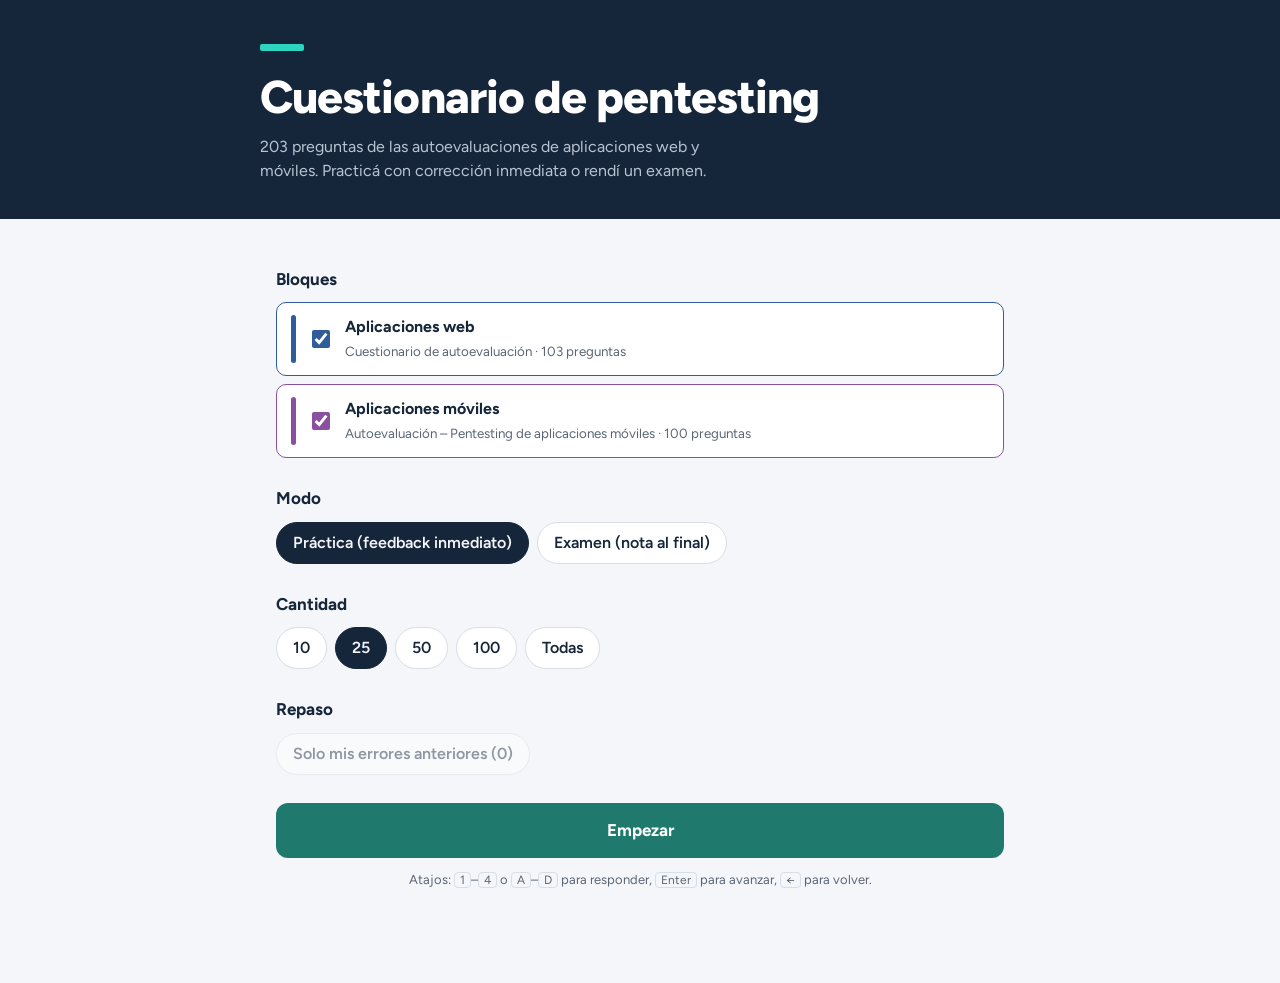
<file: index.html>
<!DOCTYPE html>
<html lang="es">
<head>
  <meta charset="UTF-8">
  <meta name="viewport" content="width=device-width,initial-scale=1">
  <title>Cuestionario de pentesting</title>
  <link rel="icon" href="data:image/svg+xml,%3Csvg xmlns='http://www.w3.org/2000/svg' viewBox='0 0 100 100'%3E%3Ctext y='.9em' font-size='90'%3E%F0%9F%9B%A1%EF%B8%8F%3C/text%3E%3C/svg%3E">
  <link rel="preconnect" href="https://fonts.googleapis.com">
  <link rel="preconnect" href="https://fonts.gstatic.com" crossorigin>
  <link href="https://fonts.googleapis.com/css2?family=Figtree:wght@400;600;700;800&display=swap" rel="stylesheet">
  <link rel="stylesheet" href="styles.css">
</head>
<body>
  <header class="hero">
    <div class="in">
      <i></i>
      <h1>Cuestionario de pentesting</h1>
      <p id="sub">Preguntas de las autoevaluaciones de aplicaciones web y móviles. Practicá con corrección inmediata o rendí un examen.</p>
    </div>
  </header>

  <main class="wrap" id="app" aria-live="polite"></main>

  <script src="preguntas.js"></script>
  <script src="app.js"></script>
</body>
</html>
</file>
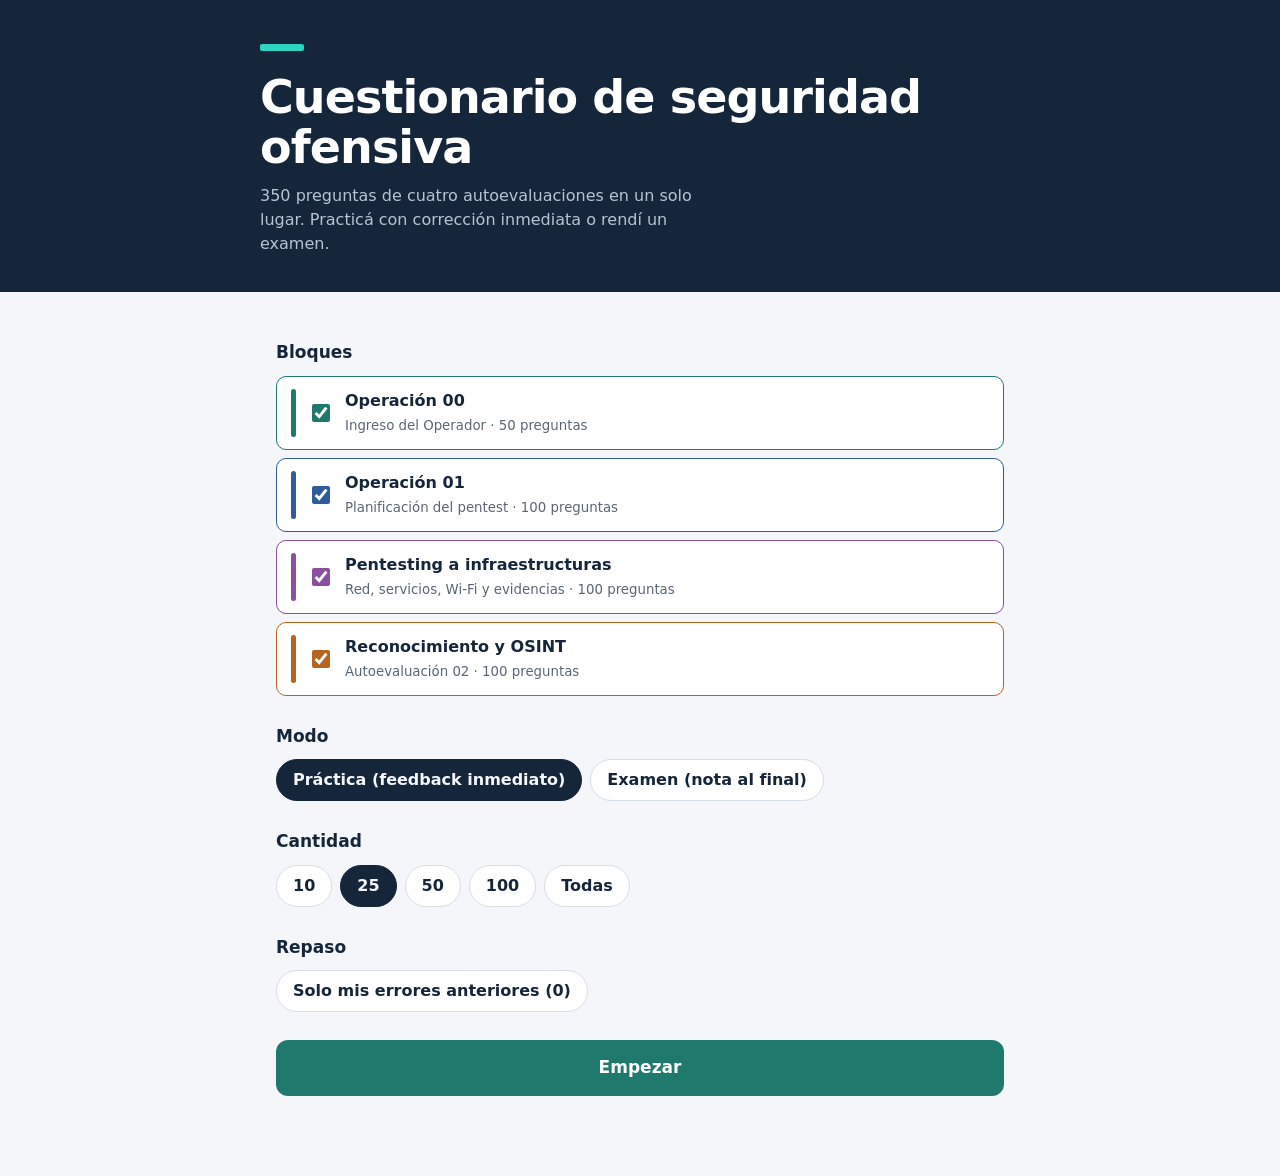
<file: Pagina/Cuestionario de seguridad ofensiva.html>
<!DOCTYPE html>
<!-- saved from url=(0039)https://cuestionario-seg-of.vercel.app/ -->
<html lang="es"><head><meta http-equiv="Content-Type" content="text/html; charset=UTF-8">
<meta name="viewport" content="width=device-width,initial-scale=1">
<title>Cuestionario de seguridad ofensiva</title>
<link rel="icon" href="data:image/svg+xml,&lt;svg xmlns=%22http://www.w3.org/2000/svg%22 viewBox=%220 0 100 100%22&gt;&lt;text y=%22.9em%22 font-size=%2290%22&gt;%F0%9F%9B%A1%EF%B8%8F&lt;/text&gt;&lt;/svg&gt;">
<link rel="preconnect" href="https://fonts.googleapis.com/"><link rel="preconnect" href="https://fonts.gstatic.com/" crossorigin="">
<link href="./Cuestionario de seguridad ofensiva_files/css2" rel="stylesheet">
<style>
:root{--bg:#F4F6F9;--card:#fff;--ink:#16263A;--mut:#5B6675;--line:#D8DEE6;--ok:#1F7A6D;--okbg:#E3F4EF;--bad:#B3261E;--badbg:#FCE9E7;--acc:#2DD4BF;--s1:#1F7A6D;--s2:#2F5D9B;--s3:#8A4F9E;--s4:#B5651D}
@media(prefers-color-scheme:dark){:root{--bg:#0E1826;--card:#16263A;--ink:#EAF0F6;--mut:#9AA9BA;--line:#2A3C54;--ok:#4FD1B8;--okbg:#12362F;--bad:#FF8A80;--badbg:#3A1E22}}
*{box-sizing:border-box}body{margin:0;background:var(--bg);color:var(--ink);font-family:Figtree,system-ui,sans-serif;line-height:1.5}
.wrap{max-width:760px;margin:0 auto;padding:20px 16px 80px}
header.hero{background:#16263A;color:#fff;padding:44px 16px 36px}
header.hero .in{max-width:760px;margin:0 auto}
.hero i{display:block;width:44px;height:7px;background:var(--acc);border-radius:2px;margin-bottom:22px}
.hero h1{font-size:clamp(30px,6vw,46px);line-height:1.08;margin:0 0 12px;font-weight:800;letter-spacing:-.02em}
.hero p{margin:0;color:#B8C4D2;max-width:46ch}
h2{font-size:17px;margin:28px 0 10px}
.blocks{display:grid;gap:8px}
.blk{display:flex;align-items:center;gap:12px;background:var(--card);border:1.5px solid var(--line);border-radius:10px;padding:12px 14px;cursor:pointer}
.blk input{accent-color:var(--c);width:18px;height:18px}
.blk b{display:block}.blk small{color:var(--mut)}.blk .bar{width:5px;align-self:stretch;background:var(--c);border-radius:3px}
.blk:has(input:checked){border-color:var(--c)}
.opts{display:flex;flex-wrap:wrap;gap:8px}
.chip{border:1.5px solid var(--line);background:var(--card);border-radius:999px;padding:8px 16px;cursor:pointer;font:inherit;color:inherit;font-weight:600}
.chip[aria-pressed=true]{background:var(--ink);color:var(--bg);border-color:var(--ink)}
.go{margin-top:28px;width:100%;border:0;background:var(--ok);color:#fff;font:inherit;font-weight:700;font-size:17px;padding:15px;border-radius:12px;cursor:pointer}
.go:disabled{opacity:.4;cursor:not-allowed}
.top{display:flex;justify-content:space-between;align-items:center;gap:12px;font-size:14px;color:var(--mut);margin-bottom:8px}
.prog{height:6px;background:var(--line);border-radius:3px;overflow:hidden;margin-bottom:22px}.prog div{height:100%;background:var(--c,var(--ok));transition:width .25s}
.tag{display:inline-block;font-size:13px;font-weight:600;color:var(--c);margin-bottom:6px}
.q{font-size:clamp(19px,3.6vw,23px);line-height:1.3;font-weight:700;margin:0 0 18px}
.o{display:flex;gap:12px;width:100%;text-align:left;background:var(--card);border:1.5px solid var(--line);border-radius:12px;padding:13px 14px;margin-bottom:9px;font:inherit;color:inherit;cursor:pointer}
.o:hover:not(:disabled){border-color:var(--ink)}
.o .l{flex:none;width:26px;height:26px;border-radius:50%;border:1.5px solid var(--line);display:grid;place-items:center;font-size:13px;font-weight:700;color:var(--mut)}
.o.ok{background:var(--okbg);border-color:var(--ok)}.o.ok .l{background:var(--ok);border-color:var(--ok);color:#fff}
.o.bad{background:var(--badbg);border-color:var(--bad)}.o.bad .l{background:var(--bad);border-color:var(--bad);color:#fff}
.o:disabled{cursor:default}
.fb{margin:14px 0;font-weight:600}
.nav{display:flex;gap:10px;margin-top:18px}.nav button{flex:1}
.btn{border:1.5px solid var(--ink);background:transparent;color:var(--ink);font:inherit;font-weight:700;padding:12px;border-radius:10px;cursor:pointer}
.btn.p{background:var(--ink);color:var(--bg)}
.score{font-size:64px;font-weight:800;line-height:1;letter-spacing:-.03em}
.rev{background:var(--card);border:1px solid var(--line);border-left:4px solid var(--bad);border-radius:10px;padding:12px 14px;margin:10px 0;font-size:15px}
.rev small{color:var(--mut);display:block;margin-top:4px}.rev .a{color:var(--ok);font-weight:600}.rev .b{color:var(--bad)}
.stats{display:grid;grid-template-columns:repeat(auto-fit,minmax(150px,1fr));gap:10px;margin:18px 0}
.stats div{background:var(--card);border:1px solid var(--line);border-radius:10px;padding:12px}.stats b{font-size:22px;display:block}
:focus-visible{outline:3px solid var(--acc);outline-offset:2px}
.hide{display:none}
</style></head><body>
<header class="hero"><div class="in"><i></i><h1>Cuestionario de seguridad ofensiva</h1><p>350 preguntas de cuatro autoevaluaciones en un solo lugar. Practicá con corrección inmediata o rendí un examen.</p></div></header>
<main class="wrap" id="app"><h2>Bloques</h2><div class="blocks"><label class="blk" style="--c:var(--s1)"><span class="bar"></span><input type="checkbox" value="1" checked=""><span><b>Operación 00</b><small>Ingreso del Operador · 50 preguntas</small></span></label><label class="blk" style="--c:var(--s2)"><span class="bar"></span><input type="checkbox" value="2" checked=""><span><b>Operación 01</b><small>Planificación del pentest · 100 preguntas</small></span></label><label class="blk" style="--c:var(--s3)"><span class="bar"></span><input type="checkbox" value="3" checked=""><span><b>Pentesting a infraestructuras</b><small>Red, servicios, Wi-Fi y evidencias · 100 preguntas</small></span></label><label class="blk" style="--c:var(--s4)"><span class="bar"></span><input type="checkbox" value="4" checked=""><span><b>Reconocimiento y OSINT</b><small>Autoevaluación 02 · 100 preguntas</small></span></label></div>
 <h2>Modo</h2><div class="opts" id="mode"><button class="chip" data-v="practica" aria-pressed="true">Práctica (feedback inmediato)</button><button class="chip" data-v="examen" aria-pressed="false">Examen (nota al final)</button></div>
 <h2>Cantidad</h2><div class="opts" id="num"><button class="chip" data-v="10" aria-pressed="false">10</button><button class="chip" data-v="25" aria-pressed="true">25</button><button class="chip" data-v="50" aria-pressed="false">50</button><button class="chip" data-v="100" aria-pressed="false">100</button><button class="chip" data-v="0" aria-pressed="false">Todas</button></div>
 <h2>Repaso</h2><div class="opts"><button class="chip" id="ow" aria-pressed="false">Solo mis errores anteriores (0)</button></div>
 <button class="go" id="go">Empezar</button></main>
<script>
const Q=[{"s":1,"q":"¿Qué es un exploit en contexto académico?","o":["Un procedimiento, código o técnica que aprovecha una vulnerabilidad para demostrar una condición explotable.","Un documento legal de aceptación de reglas.","Una carpeta para guardar capturas.","Un rol dentro del SOC.","Una propiedad de confidencialidad."],"a":0},{"s":1,"q":"¿Cuál es la función principal de un SOC?","o":["Eliminar la necesidad de controles preventivos.","Publicar exploits en redes sociales.","Reemplazar al equipo de respuesta a incidentes en todo contexto.","Crear solamente contraseñas de usuarios.","Monitorear, analizar y gestionar eventos, alertas, logs e indicadores de seguridad."],"a":4},{"s":1,"q":"¿Qué debe considerarse fuera de alcance?","o":["Las evidencias documentadas por el estudiante.","Solo lo que la herramienta no puede detectar.","Únicamente equipos apagados.","Lo que pertenece al laboratorio autorizado.","Todo lo que no está expresamente incluido en la autorización."],"a":4},{"s":1,"q":"¿Cuál de las siguientes acciones está fuera de las reglas de compromiso?","o":["Registrar evidencias dentro del entorno de práctica.","Consultar a la cátedra ante una duda de alcance.","Escanear un servicio real de terceros sin autorización.","Documentar comandos ejecutados en una bitácora.","Analizar una máquina vulnerable indicada por la cátedra."],"a":2},{"s":1,"q":"¿Cuál es la finalidad del formulario obligatorio de aceptación de la Operación 00?","o":["Eliminar la necesidad de documentación técnica.","Reemplazar la responsabilidad individual por la grupal.","Permitir que los estudiantes eviten leer las reglas de compromiso.","Habilitar pruebas sobre redes públicas.","Dejar constancia individual de lectura, aceptación y compromiso con las reglas."],"a":4},{"s":1,"q":"¿Qué modo de red permite a la máquina virtual acceder a Internet usando la conexión del anfitrión?","o":["Snapshot.","Red interna sin salida externa.","NAT.","Carpeta compartida.","Payload."],"a":2},{"s":1,"q":"¿Qué diferencia el aprendizaje autorizado de una prueba no autorizada?","o":["El tipo de procesador del equipo.","El horario nocturno de ejecución.","La cantidad de estudiantes del grupo.","La existencia de laboratorio, consigna, límites y autorización.","El uso de una herramienta con interfaz gráfica."],"a":3},{"s":1,"q":"¿Qué se espera del estudiante ante un acceso no previsto o comportamiento anómalo?","o":["Continuar hasta obtener más privilegios.","Eliminar todos los registros de la práctica.","Compartir credenciales con otros grupos.","Publicarlo en redes sociales como evidencia.","Detener la actividad y comunicarlo a la cátedra."],"a":4},{"s":1,"q":"¿Qué rol cumple el Blue Team?","o":["Defender, monitorear, detectar y responder ante amenazas.","Ejecutar ataques sin límites.","Realizar únicamente diseño gráfico.","Reemplazar toda documentación por capturas.","Eliminar alertas para reducir trabajo."],"a":0},{"s":1,"q":"¿Qué es la superficie de ataque?","o":["Una lista exclusiva de puertos cerrados.","Una técnica para borrar logs.","La suma de monitores y teclados de una organización.","Un mecanismo de cifrado simétrico.","El conjunto de puntos, servicios, identidades, configuraciones o procesos que podrían ser utilizados para comprometer un activo."],"a":4},{"s":1,"q":"¿Por qué la documentación es parte central del entrenamiento ofensivo?","o":["Porque reemplaza la necesidad de comprender los resultados técnicos.","Porque solo sirve para completar formalidades administrativas.","Porque evita tener que respetar el alcance autorizado.","Porque permite reconstruir el proceso, validar hallazgos y comunicar resultados.","Porque permite ocultar errores durante la práctica."],"a":3},{"s":1,"q":"¿Cuál es el propósito principal de la Operación 00 - Ingreso del Operador?","o":["Presentar el marco inicial de trabajo, reglas, metodología y preparación del entorno.","Evaluar exclusivamente habilidades técnicas de explotación.","Asignar calificaciones finales de la materia.","Reemplazar las prácticas posteriores por una actividad introductoria.","Realizar pruebas ofensivas avanzadas sobre sistemas reales."],"a":0},{"s":1,"q":"¿Qué es un indicador de compromiso o IoC?","o":["Una garantía absoluta de que no hubo incidente.","Una licencia de virtualización.","Una señal técnica que puede sugerir actividad sospechosa o compromiso.","Una técnica para ocultar evidencia.","Un documento de aceptación del curso."],"a":2},{"s":1,"q":"¿Cuál es un uso permitido de herramientas ofensivas en la materia?","o":["Uso de credenciales filtradas de terceros.","Reconocimiento controlado sobre objetivos de laboratorio.","Escaneos masivos sobre redes públicas.","Pruebas sobre sitios reales sin permiso.","Publicación externa de resultados sensibles."],"a":1},{"s":1,"q":"En las actividades grupales, ¿qué ocurre con la responsabilidad individual?","o":["Solo aplica al estudiante que ejecuta comandos.","Se transfiere por completo a la cátedra.","No se evalúa en actividades colaborativas.","Desaparece si el grupo tiene un coordinador.","Se mantiene para cada integrante respecto de conducta, documentación y alcance."],"a":4},{"s":1,"q":"¿Qué rol cumple el Red Team?","o":["Atender soporte técnico de usuarios sin análisis de seguridad.","Gestionar calificaciones académicas.","Administrar exclusivamente backups.","Eliminar la necesidad del Blue Team.","Simular adversarios y evaluar defensas dentro de un marco autorizado."],"a":4},{"s":1,"q":"¿Qué es threat intelligence?","o":["Un informe sin contexto ni relevancia.","Un sinónimo de carpeta de evidencias.","Información recolectada, analizada y contextualizada sobre amenazas para apoyar decisiones.","Una técnica para desactivar logs.","Un tipo de adaptador de red virtual."],"a":2},{"s":1,"q":"¿Qué es un evento de seguridad?","o":["Un rol dentro del SOC.","Un hecho observable en un sistema que no necesariamente implica daño.","Un incidente confirmado con impacto irreversible.","Una vulnerabilidad crítica siempre explotada.","Una herramienta ofensiva prohibida."],"a":1},{"s":1,"q":"¿Qué es el impacto en gestión de riesgos?","o":["El proceso de instalar una máquina virtual.","Un tipo de archivo comprimido.","El permiso formal para iniciar una práctica.","La consecuencia posible o real de la materialización de un evento.","El nombre de una herramienta de enumeración."],"a":3},{"s":1,"q":"¿Cuál es un ejemplo de control preventivo?","o":["Reporte final de lecciones aprendidas.","MFA o autenticación multifactor.","Análisis forense luego del incidente.","Restauración posterior de backup.","Publicación de resultados en redes sociales."],"a":1},{"s":1,"q":"¿Qué función cumple la bitácora técnica?","o":["Evitar que el estudiante explique sus decisiones técnicas.","Publicar credenciales para que el grupo las comparta externamente.","Registrar de manera ordenada acciones, resultados, evidencias e interpretaciones.","Reemplazar el informe técnico final en todos los casos.","Guardar únicamente capturas decorativas de pantalla."],"a":2},{"s":1,"q":"¿Cuál es un ejemplo de control correctivo?","o":["Definir una política preventiva inicial.","Capacitar usuarios antes de una campaña.","Restaurar backups o revocar credenciales luego de un incidente.","Bloquear toda documentación técnica.","Instalar MFA antes de cualquier acceso."],"a":2},{"s":1,"q":"¿Qué describe mejor la ciberseguridad como proceso continuo?","o":["Una instalación única de software que resuelve todo.","Un repositorio de comandos sin interpretación.","Identificar, proteger, detectar, responder y recuperar de manera permanente.","Un examen final sin actividades prácticas.","Una práctica que no requiere revisión posterior."],"a":2},{"s":1,"q":"¿Qué diferencia a un incidente de un evento común?","o":["El incidente compromete o puede comprometer propiedades de seguridad.","El evento siempre implica delito confirmado.","El evento solo ocurre en documentos físicos.","El incidente siempre es una actualización del sistema.","El incidente nunca requiere documentación."],"a":0},{"s":1,"q":"¿Qué permite la trazabilidad en un entorno de seguridad?","o":["Modificar resultados sin dejar registro.","Evitar la necesidad de logs.","Eliminar toda evidencia del sistema.","Reconstruir qué ocurrió, cuándo y quién intervino.","Desconocer responsabilidades técnicas."],"a":3},{"s":1,"q":"¿Cuál fórmula conceptual representa mejor el riesgo según el dossier?","o":["Riesgo = antivirus instalado + teclado + monitor.","Riesgo = informe final - documentación.","Riesgo = comandos ejecutados sin alcance.","Riesgo = activo expuesto + amenaza posible + vulnerabilidad explotable + impacto esperado.","Riesgo = captura de pantalla + carpeta compartida."],"a":3},{"s":1,"q":"¿Para qué sirve un snapshot en virtualización?","o":["Ejecutar herramientas sin permisos.","Conectar laboratorios vulnerables a redes públicas.","Publicar evidencias fuera del aula.","Eliminar la necesidad de backups.","Guardar el estado de una máquina virtual para restaurarlo luego si es necesario."],"a":4},{"s":1,"q":"¿Qué función cumple un CSIRT/CERT?","o":["Reemplazar la cátedra en Moodle.","Ejecutar pruebas no autorizadas para comprobar riesgos.","Administrar solo carpetas compartidas.","Crear máquinas virtuales sin documentación.","Coordinar la respuesta ante incidentes, vulnerabilidades y comunicación asociada."],"a":4},{"s":1,"q":"¿Qué es un vector de ataque?","o":["Una herramienta exclusiva de informes.","Un checklist de virtualización.","Un sistema operativo recomendado.","Camino, mecanismo o medio usado para intentar llegar a un activo o explotar una debilidad.","Una regla de formato para Word."],"a":3},{"s":1,"q":"¿Qué significa trabajar dentro de un alcance autorizado?","o":["Ejecutar herramientas sobre cualquier sistema disponible en Internet.","Modificar sistemas institucionales sin aviso previo.","Probar contraseñas reales si el objetivo parece vulnerable.","Realizar acciones únicamente sobre objetivos, recursos y límites definidos por la cátedra.","Usar solamente herramientas gráficas y evitar terminales."],"a":3},{"s":1,"q":"¿Qué información debe tratarse con confidencialidad durante una práctica?","o":["Solo el nombre del sistema operativo.","Ninguna información generada en prácticas.","Solamente el número de página del dossier.","Únicamente el color del laboratorio.","Credenciales, evidencias, capturas, datos, configuraciones y resultados."],"a":4},{"s":1,"q":"¿Qué aporta el Purple Team?","o":["Sustituye la autorización formal de las prácticas.","Permite ejecutar pruebas fuera de alcance.","Se ocupa solo de instalar sistemas operativos.","Evita que se documenten hallazgos.","Integra Red Team y Blue Team para transformar hallazgos en mejoras defensivas."],"a":4},{"s":1,"q":"¿Qué es una vulnerabilidad?","o":["Una debilidad que puede ser explotada por una amenaza.","Una política de mejora continua ya implementada.","Una evidencia sin relación con activos.","Un equipo protegido sin exposición.","Una consecuencia económica ya materializada."],"a":0},{"s":1,"q":"¿Qué es el riesgo?","o":["Una garantía de que siempre habrá compromiso.","Un archivo de bitácora vacío.","La posibilidad de que una amenaza aproveche una vulnerabilidad y genere impacto sobre un activo.","Una técnica para clonar máquinas virtuales.","Un sinónimo exacto de herramienta ofensiva."],"a":2},{"s":1,"q":"¿Qué es el sistema operativo anfitrión?","o":["La máquina objetivo vulnerable de la práctica.","Una técnica de respuesta a incidentes.","El sistema principal instalado en el equipo del estudiante.","Un indicador de compromiso.","Un exploit usado en laboratorio."],"a":2},{"s":1,"q":"¿Cuál es una buena práctica antes de ejecutar herramientas ofensivas en un laboratorio?","o":["Usar credenciales personales para ahorrar tiempo.","Actuar primero y consultar después.","Verificar consigna, alcance, entorno y objetivo autorizado.","Conectar máquinas vulnerables a redes públicas.","Desactivar toda documentación para no revelar comandos."],"a":2},{"s":1,"q":"¿Cuál es la diferencia general entre seguridad de la información y seguridad informática?","o":["La seguridad de la información protege información en cualquier soporte; la informática se centra en sistemas tecnológicos.","La seguridad informática solo se ocupa de personas y procesos manuales.","La seguridad de la información protege solo redes; la informática solo documentos físicos.","Ambas significan exactamente lo mismo en todos los contextos profesionales.","La seguridad de la información no contempla confidencialidad."],"a":0},{"s":1,"q":"¿Qué es un payload?","o":["Una pregunta del formulario de aceptación.","La acción o carga que se ejecuta como resultado de una explotación.","Un tipo de usuario de Moodle.","Un método para redactar informes ejecutivos.","Una tabla de requisitos técnicos."],"a":1},{"s":1,"q":"En la materia Seguridad Ofensiva Avanzada, ¿cómo debe entenderse el rol del estudiante?","o":["Como un observador externo sin participación técnica.","Como un usuario pasivo de herramientas automatizadas.","Como un atacante libre de elegir cualquier objetivo.","Como un administrador sin responsabilidades sobre evidencias.","Como un operador en formación que analiza, documenta y comunica resultados."],"a":4},{"s":1,"q":"¿Qué propiedad de seguridad se afecta principalmente ante una filtración de credenciales?","o":["Estética visual.","Ergonomía.","Confidencialidad.","Capacidad eléctrica.","Disponibilidad."],"a":2},{"s":1,"q":"¿Qué condición hace profesional a una técnica ofensiva?","o":["Uso de herramientas sin comprenderlas.","Ausencia de límites operativos.","Autorización, alcance definido, finalidad legítima, documentación y control del impacto.","Velocidad de ejecución sin registro.","Acceso a cualquier sistema disponible."],"a":2},{"s":1,"q":"¿Qué propiedad se ve afectada si un servicio deja de estar accesible cuando se lo necesita?","o":["Autenticidad.","Normalización lingüística.","Trazabilidad documental externa.","Disponibilidad.","Colorimetría."],"a":3},{"s":1,"q":"¿Cuál es una diferencia entre pentest y Red Team?","o":["El Red Team nunca documenta evidencias.","El pentest solo se aplica a documentos impresos.","Ambos son idénticos y no requieren alcance.","El pentest suele ser más técnico y delimitado; Red Team evalúa defensas frente a adversarios simulados con objetivos más amplios.","El Red Team no necesita autorización."],"a":3},{"s":1,"q":"¿Cuál es un ejemplo de control detectivo?","o":["Desactivar el SIEM.","Compartir contraseñas entre grupos.","Monitoreo de logs y alertas.","Evitar registros de auditoría.","Eliminar toda evidencia."],"a":2},{"s":1,"q":"¿Cuál es la finalidad de preparar el laboratorio antes de iniciar prácticas?","o":["Contar con un entorno funcional, seguro, ordenado, documentado y reproducible.","Usar herramientas sin verificar conectividad.","Ejecutar pruebas sobre sistemas reales sin autorización.","Evitar crear bitácoras.","Mezclar datos personales con evidencias de laboratorio."],"a":0},{"s":1,"q":"¿Qué es una amenaza?","o":["Una medida destinada a reducir exposición.","Un informe final de laboratorio.","Una carpeta de evidencias.","Una situación, actor o evento con capacidad de causar daño.","Un recurso que tiene valor para la organización."],"a":3},{"s":1,"q":"¿Por qué la superficie de ataque no se limita a puertos abiertos?","o":["Porque los puertos abiertos no existen en redes modernas.","Porque únicamente depende del sistema operativo anfitrión.","Porque solo importan los cables físicos.","Porque también incluye identidades, configuraciones, aplicaciones, procesos humanos y datos expuestos.","Porque se mide solamente por cantidad de usuarios administrativos."],"a":3},{"s":1,"q":"¿Qué protege la ciberseguridad?","o":["Únicamente documentos impresos.","Exclusivamente programas antivirus.","Datos, sistemas, identidades, servicios, procesos e infraestructura digital.","Solo computadoras personales sin conexión.","Solo el equipamiento físico de una sala técnica."],"a":2},{"s":1,"q":"¿Cuál de las siguientes opciones representa un activo digital?","o":["Una base de datos de alumnos.","Un horario impreso sin datos relevantes.","Una opinión sin relación con sistemas.","Una silla del aula sin valor tecnológico.","Un cable desconectado sin función."],"a":0},{"s":1,"q":"¿Qué propiedad se relaciona con mantener la información completa y sin alteraciones no autorizadas?","o":["Integridad.","Portabilidad física.","Confidencialidad.","Comodidad.","Disponibilidad."],"a":0},{"s":2,"q":"¿Cuál es la principal función del monitoreo defensivo durante una prueba de penetración?","o":["Desactivar controles que interfieran con la prueba","Observar, interpretar y responder a la actividad ofensiva controlada","Generar la mayor cantidad posible de alertas","Evitar que el equipo ofensivo documente sus acciones","Sustituir la autorización formal del pentest"],"a":1},{"s":2,"q":"¿Qué se entiende por evento en un entorno de monitoreo?","o":["Un conjunto de reglas de correlación","Un registro individual generado por un sistema","Una acción de respuesta automática","Un incidente confirmado","Una investigación completa realizada por el SOC"],"a":1},{"s":2,"q":"¿Qué diferencia principal existe entre un evento y una alerta?","o":["El evento siempre requiere respuesta inmediata","El evento solo se genera en un SIEM","La alerta surge cuando una condición requiere revisión","La alerta no necesita evidencia","El evento siempre representa un ataque y la alerta no"],"a":2},{"s":2,"q":"¿Cuál de las siguientes opciones describe mejor la telemetría?","o":["Una política de seguridad organizacional","Una autorización contractual","Datos técnicos útiles para observar el comportamiento de sistemas y usuarios","Una lista de vulnerabilidades sin contexto","Un informe ejecutivo del pentest"],"a":2},{"s":2,"q":"¿Cuál es la secuencia correcta de la cadena defensiva?","o":["Actividad → Alerta → Evento → Respuesta → Log","Actividad → Log → Evento → Investigación → Correlación","Log → Actividad → Investigación → Evento → Respuesta","Evento → Respuesta → Alerta → Correlación → Actividad","Actividad → Evento → Log → Correlación → Alerta → Investigación → Respuesta"],"a":4},{"s":2,"q":"¿Qué fuente de telemetría resulta especialmente útil para observar procesos, archivos y conexiones de red en endpoints?","o":["WAF","DNS","Balanceador","Proxy","EDR"],"a":4},{"s":2,"q":"¿Qué fuente defensiva suele registrar solicitudes, reglas activadas y respuestas asociadas a una aplicación web?","o":["DHCP","WAF","DNS","NTP","CMDB"],"a":1},{"s":2,"q":"¿Qué fuente de telemetría es particularmente relevante para detectar consultas anómalas y posibles canales de comando y control?","o":["DNS","Sistema de tickets","Firewall físico","Inventario de activos","Repositorio de código"],"a":0},{"s":2,"q":"¿Qué condición hace que un log sea realmente útil para la detección?","o":["Que posea contexto, tiempo confiable y campos relevantes","Que sea generado por una herramienta comercial","Que se encuentre fuera del SIEM","Que contenga únicamente mensajes de error","Que sea almacenado sin límite temporal"],"a":0},{"s":2,"q":"¿Por qué es importante la sincronización temporal durante el pentest?","o":["Porque reemplaza la bitácora ofensiva","Porque permite aumentar la velocidad de los escaneos","Porque elimina la necesidad de correlación","Porque permite relacionar con precisión evidencias ofensivas y defensivas","Porque evita el uso de cuentas de prueba"],"a":3},{"s":2,"q":"¿Qué protocolo se utiliza habitualmente para sincronizar los relojes de los sistemas?","o":["SMTP","FTP","NTP","LDAP","SNMP"],"a":2},{"s":2,"q":"¿Cuál es la función principal de la ingesta en un SIEM?","o":["Recibir eventos provenientes de múltiples fuentes","Clasificar activos por criticidad","Deshabilitar cuentas comprometidas","Redactar informes ejecutivos","Ejecutar exploits controlados"],"a":0},{"s":2,"q":"¿Qué función cumple el parsing dentro de un SIEM?","o":["Interpretar campos y formatos de los eventos","Asignar responsables a los incidentes","Bloquear automáticamente las IP de origen","Eliminar todos los registros duplicados","Generar cuentas de prueba"],"a":0},{"s":2,"q":"¿Qué función cumple la normalización en un SIEM?","o":["Eliminar la evidencia original","Convertir alertas en vulnerabilidades","Desactivar reglas de detección","Cifrar todos los eventos","Homogeneizar campos y valores provenientes de distintas fuentes"],"a":4},{"s":2,"q":"¿Qué actividad ofensiva debería generar como caso de uso múltiples conexiones a diferentes puertos?","o":["Creación de un usuario","Exfiltración simulada","Escaneo de puertos","Restablecimiento de contraseña","Eliminación de logs"],"a":2},{"s":2,"q":"¿Qué fuente es especialmente relevante para detectar un password spraying?","o":["Repositorio Git","Gestor de parches","CMDB","Plataforma de identidad y SIEM","Sistema de backups"],"a":3},{"s":2,"q":"¿Qué fuente puede registrar procesos o comandos sospechosos derivados de una ejecución remota?","o":["DNS público","Plataforma de e-learning","Inventario de software","EDR o logs del sistema operativo","Proxy web"],"a":3},{"s":2,"q":"¿Qué marco permite relacionar casos de uso defensivos con tácticas y técnicas adversarias?","o":["COBIT","MITRE ATT&CK","CMMI","ITIL","PMBOK"],"a":1},{"s":2,"q":"¿Qué afirmación sobre la cobertura defensiva es correcta?","o":["Una alerta siempre representa un incidente real","Una regla asociada a una técnica garantiza la detección de todas sus variantes","Tener cobertura declarada no garantiza detección ni respuesta adecuadas","La presencia de logs elimina la necesidad de investigación","La existencia de un dashboard garantiza una respuesta eficaz"],"a":2},{"s":2,"q":"¿Qué caracteriza a una prueba informada?","o":["Ningún responsable conoce la ejecución","Solo el equipo ofensivo conoce el alcance","No se registran evidencias","Se desactivan todas las defensas","El SOC conoce fechas, IP y activos involucrados"],"a":4},{"s":2,"q":"¿Qué caracteriza a una prueba parcialmente informada?","o":["Todos los analistas conocen cada técnica antes de ejecutarse","Solo coordinadores seleccionados conocen la operación","Se elimina el monitoreo defensivo","No se permite escalar alertas","No existe canal de emergencia"],"a":1},{"s":2,"q":"¿Cuál es el principal riesgo de una prueba ciega?","o":["Falta de herramientas ofensivas","Menor realismo","Exceso de documentación","Mayor riesgo operativo y confusión con incidentes reales","Imposibilidad de generar logs"],"a":3},{"s":2,"q":"¿Qué requisito sigue siendo necesario en una prueba ciega?","o":["Mantener un grupo reducido con capacidad de detener o aclarar la actividad","Desactivar el SIEM","Utilizar únicamente activos de laboratorio","Eliminar los criterios de parada","Evitar cualquier coordinación"],"a":0},{"s":2,"q":"¿Cuál es el objetivo principal de una actividad Purple Team?","o":["Ejecutar ataques sin autorización","Reemplazar al SOC","Mejorar detecciones mediante ejecución, observación, ajuste y repetición","Ocultar la actividad ofensiva","Eliminar los controles preventivos"],"a":2},{"s":2,"q":"¿Cuál es el orden correcto de un ejercicio Purple Team?","o":["Observación → Selección → Ajuste → Ejecución → Cierre","Selección → Ejecución → Observación → Análisis → Ajuste → Repetición","Ejecución → Repetición → Selección → Eliminación","Ajuste → Observación → Selección → Bloqueo","Investigación → Contención → Recuperación → Informe"],"a":1},{"s":2,"q":"¿Qué debe definirse al coordinar una prueba con el SOC?","o":["Solo el nombre del pentester","Exclusivamente el horario de finalización","Solo la severidad esperada","Únicamente la herramienta de escaneo","Nivel de conocimiento, IP de origen, casos de uso y escalamiento"],"a":4},{"s":2,"q":"¿Cuándo debe comunicarse un hallazgo crítico?","o":["Solo si el SOC no lo detectó","De forma inmediata según el canal acordado","Únicamente al finalizar el curso","En el informe anual","Después del retesting"],"a":1},{"s":2,"q":"¿Qué es la desconflicción?","o":["El proceso para determinar si una actividad pertenece al pentest o a un incidente real","La eliminación de eventos duplicados","El bloqueo automático de todas las conexiones","La revocación de credenciales","La clasificación de vulnerabilidades"],"a":0},{"s":2,"q":"¿Qué elemento NO debería utilizarse para la desconflicción?","o":["El timestamp","El usuario utilizado","La intuición sin verificación","La bitácora ofensiva","La IP de origen"],"a":2},{"s":2,"q":"¿Qué acción corresponde ante una alerta informativa esperada?","o":["Suspender toda la infraestructura","Eliminar la telemetría","Registrar el evento","Declarar un incidente crítico","Activar recuperación ante desastres"],"a":2},{"s":2,"q":"¿Qué acción corresponde ante una degradación operativa causada durante la prueba?","o":["Continuar hasta completar la técnica","Desactivar el monitoreo","Ejecutar Stop Work","Cambiar el alcance verbalmente","Borrar los logs"],"a":2},{"s":2,"q":"¿Cuál de las siguientes situaciones constituye un criterio de parada?","o":["Bloqueo masivo de cuentas","Ejecución de una consulta autorizada","Creación de una captura de evidencia","Generación de una alerta esperada","Registro correcto en el SIEM"],"a":0},{"s":2,"q":"¿Quién debe poder solicitar la parada inmediata cuando detecta un impacto operativo?","o":["Exclusivamente el administrador de red","Únicamente el patrocinador ejecutivo","Solo el proveedor del SIEM","Cualquier usuario final sin validación","El SOC mediante el canal acordado"],"a":4},{"s":2,"q":"¿Qué actividad forma parte de una investigación defensiva?","o":["Desactivar el EDR","Construir una línea temporal y correlacionar fuentes","Cambiar el alcance sin aprobación","Borrar la bitácora ofensiva","Eliminar el evento original"],"a":1},{"s":2,"q":"¿Cuál de las siguientes opciones constituye evidencia defensiva?","o":["Únicamente el informe ejecutivo","Solo la captura de pantalla final","El listado de alumnos","La autorización contractual","La alerta, el evento original, la consulta y el timeline"],"a":4},{"s":2,"q":"¿Qué campo permite correlacionar ofensiva y defensiva respecto de la identidad utilizada?","o":["Severidad","Usuario","Responsable legal","Presupuesto","Dominio comercial"],"a":1},{"s":2,"q":"¿Qué debe verificarse primero cuando no se genera una alerta esperada?","o":["Que el pentester cambie de herramienta","Que el SOC haya bloqueado la IP","Que el informe final esté firmado","Que la prueba continúe sin registro","Que el evento exista en la fuente original"],"a":4},{"s":2,"q":"¿Qué puede explicar la ausencia de una alerta?","o":["Finalización de la ventana","Presencia de un plan de contactos","Falta de ingesta, parsing, regla, contexto o revisión","Existencia de una autorización formal","Uso de una cuenta de prueba"],"a":2},{"s":2,"q":"¿Qué mide el MTTD?","o":["El tiempo medio de restauración","El tiempo medio de autorización","El tiempo medio de detección","El tiempo medio de remediación","El tiempo medio de documentación"],"a":2},{"s":2,"q":"¿Qué mide el MTTA?","o":["El tiempo medio de almacenamiento","El tiempo medio de ataque","El tiempo medio hasta la asignación o atención","El tiempo medio de análisis técnico","El tiempo medio de ajuste de reglas"],"a":2},{"s":2,"q":"¿Qué mide el MTTR en el contexto defensivo?","o":["El tiempo medio de reconocimiento","El tiempo medio de reporte","El tiempo medio de respuesta o recuperación","El tiempo medio de revisión contractual","El tiempo medio de retención"],"a":2},{"s":2,"q":"¿Cuál es una limitación de las métricas de detección?","o":["El bloqueo rápido demuestra comprensión completa","No dependen del contexto","Siempre permiten comparar organizaciones diferentes","Una muestra pequeña puede no representar toda la cobertura","Una alerta automática garantiza análisis humano"],"a":3},{"s":2,"q":"¿Qué telemetría es especialmente relevante para monitorear autenticación y abuso de credenciales?","o":["Únicamente logs de backups","Eventos de identidad, MFA, tokens y sesiones","Solo tráfico DNS","Registros de inventario","Logs de impresión"],"a":1},{"s":2,"q":"¿Qué fuente de nube registra normalmente acciones administrativas sobre recursos?","o":["Sistema de tickets","API audit","CMDB","Plataforma de videoconferencia","Repositorio documental"],"a":1},{"s":2,"q":"¿Qué deben establecer las reglas de compromiso respecto de las respuestas automáticas?","o":["Que el pentester puede modificarlas libremente","Si los bloqueos, aislamientos o revocaciones se mantienen o coordinan","Que deben eliminarse del SIEM","Que solo se utilizan en laboratorio","Que siempre deben desactivarse"],"a":1},{"s":2,"q":"¿Qué prioridad debe prevalecer si se detecta un ataque real durante el pentest?","o":["Continuar sin informar al CSIRT","Eliminar los eventos del equipo ofensivo","Mantener oculto el incidente","Proteger a la organización y preservar la evidencia","Finalizar todas las pruebas planificadas"],"a":3},{"s":2,"q":"¿Qué debe confirmarse en la reunión de inicio?","o":["Únicamente el nombre de las herramientas","Objetivos, alcance, ventana, IP, cuentas, contactos y disponibilidad de logs","Solo el formato del informe final","Solo la fecha del retesting","Exclusivamente la severidad de los hallazgos"],"a":1},{"s":2,"q":"¿Qué información debe incluir un cierre diario?","o":["Solo las vulnerabilidades críticas","Solo las alertas generadas","Actividades, activos utilizados, alertas, impactos y plan siguiente","Únicamente los comandos ejecutados","Exclusivamente el tiempo trabajado"],"a":2},{"s":2,"q":"¿Qué elemento debe revisarse antes de una decisión Go / No-Go defensiva?","o":["Que el SOC ignore completamente la ventana","Que no existan contactos de emergencia","Que telemetría, zona horaria, contactos y desconflicción estén confirmados","Que todos los controles estén desactivados","Que las IP ofensivas permanezcan desconocidas"],"a":2},{"s":2,"q":"¿Cuál es el criterio profesional central del monitoreo defensivo durante un pentest?","o":["Evitar la comunicación entre equipos","Medir únicamente el número de eventos","Generar la mayor cantidad posible de alertas","Bloquear toda actividad ofensiva","Comprobar si la organización observa, interpreta y responde de forma proporcional"],"a":4},{"s":2,"q":"¿Cuál es la finalidad principal de una prueba de penetración?","o":["Validar de forma controlada si determinadas debilidades pueden ser explotadas","Sustituir todas las auditorías de seguridad","Garantizar que un sistema nunca será comprometido","Automatizar completamente la gestión de riesgos","Eliminar la necesidad de controles preventivos"],"a":0},{"s":2,"q":"¿Qué diferencia existe entre vulnerabilidad y riesgo?","o":["La vulnerabilidad solo existe después de una explotación","No existe diferencia entre ambos conceptos","El riesgo es siempre técnico y la vulnerabilidad siempre legal","El riesgo es equivalente a una alerta de SIEM","La vulnerabilidad describe una debilidad; el riesgo considera probabilidad e impacto"],"a":4},{"s":2,"q":"¿Qué convierte una actividad ofensiva en una intervención profesional?","o":["La ejecución sin límites","La explotación de todos los hallazgos","La ausencia de documentación","El uso de muchas herramientas","La autorización, el alcance, la metodología y la evidencia"],"a":4},{"s":2,"q":"¿Cuál de las siguientes afirmaciones sobre un pentest es correcta?","o":["Debe estar orientado a objetivos definidos y evidencia reproducible","Solo produce valor si obtiene acceso administrativo","No requiere coordinación con el cliente","Comienza con la ejecución de herramientas","Sustituye toda gestión de vulnerabilidades"],"a":0},{"s":2,"q":"¿Qué elemento NO forma parte de los principios profesionales de un pentest?","o":["Confidencialidad","Trazabilidad","Proporcionalidad","Autorización","Explotación ilimitada"],"a":4},{"s":2,"q":"¿Qué distingue a un escaneo de vulnerabilidades de un pentest?","o":["El pentest no utiliza herramientas","El pentest busca validar explotabilidad e impacto","No existe diferencia","El escaneo tiene mayor profundidad manual","El escaneo siempre requiere explotación"],"a":1},{"s":2,"q":"¿Qué caracteriza a una evaluación de vulnerabilidades?","o":["Sustituye un Red Team","Solo produce resultados automáticos sin revisión","Combina detección, análisis, depuración y priorización","Evalúa exclusivamente cumplimiento normativo","Busca necesariamente movimiento lateral"],"a":2},{"s":2,"q":"¿Qué pregunta responde principalmente una auditoría técnica?","o":["¿Cumple el sistema con criterios o requisitos definidos?","¿Qué credenciales deben exfiltrarse?","¿Puede explotarse una vulnerabilidad?","¿Puede alcanzarse un objetivo adversario?","¿Qué técnica usaría un atacante?"],"a":0},{"s":2,"q":"¿Cuál es el foco principal de una revisión de configuración y hardening?","o":["Ejecutar ingeniería social","Eliminar todos los logs","Simular un adversario externo","Evaluar parámetros de seguridad frente a una línea base","Medir únicamente el rendimiento"],"a":3},{"s":2,"q":"¿Qué diferencia principal existe entre un pentest y un Red Team?","o":["El pentest siempre dura más","El Red Team busca objetivos operacionales y evalúa detección y respuesta","El Red Team no utiliza técnicas ofensivas","El pentest no necesita autorización","Son exactamente lo mismo"],"a":1},{"s":2,"q":"¿Qué objetivo tiene un ejercicio Purple Team?","o":["Ocultar la actividad al Blue Team","Mejorar controles mediante colaboración ofensiva-defensiva","Eliminar reglas del SIEM","Reemplazar las capacidades defensivas","Evitar repetir técnicas"],"a":1},{"s":2,"q":"¿Qué afirmación sobre bug bounty es correcta?","o":["Puede complementar un programa continuo de seguridad","Sustituye automáticamente todos los pentests","Garantiza cobertura total","No requiere alcance","Siempre permite cualquier técnica"],"a":0},{"s":2,"q":"¿Qué representa una modalidad de caja negra?","o":["Información mínima o nula para el evaluador","Acceso administrativo garantizado","Información completa y coordinación permanente","Exclusión de toda actividad técnica","Revisión exclusiva de código"],"a":0},{"s":2,"q":"¿Qué perspectiva suele representar una evaluación de caja gris?","o":["Revisor con acceso completo al código","Equipo defensivo colaborando en tiempo real","Auditor regulatorio","Usuario autenticado o tercero con acceso parcial","Atacante externo sin credenciales"],"a":3},{"s":2,"q":"¿Qué ventaja principal ofrece una evaluación de caja blanca?","o":["Eliminación del riesgo operativo","Menor necesidad de proteger información sensible","Ausencia de documentación","Máximo realismo externo","Mayor cobertura y profundidad técnica"],"a":4},{"s":2,"q":"¿Qué diferencia práctica existe entre caja blanca y caja de cristal?","o":["No existe diferencia","La caja blanca solo aplica a redes","La caja de cristal incorpora colaboración continua","La caja de cristal no comparte información","La caja blanca siempre prohíbe credenciales"],"a":2},{"s":2,"q":"¿Qué afirmación sobre modalidades híbridas es correcta?","o":["Permiten comenzar con realismo y luego aumentar profundidad","Eliminan la necesidad de alcance","Sustituyen las reglas de compromiso","Solo se aplican a auditorías legales","No pueden combinarse dentro de una misma evaluación"],"a":0},{"s":2,"q":"¿Qué determina la modalidad de ejecución?","o":["Qué técnicas están autorizadas","Cuánta información y colaboración recibe el evaluador","Qué herramienta debe utilizarse","Qué severidad tendrá cada hallazgo","Qué vulnerabilidades existen"],"a":1},{"s":2,"q":"¿Cuál es la primera fase lógica de una prueba de penetración profesional?","o":["Retesting","Postexplotación","Explotación","Limpieza","Solicitud y análisis de necesidad"],"a":4},{"s":2,"q":"¿Qué producto principal genera la fase de relevamiento inicial?","o":["Un informe final cerrado","Una lista de credenciales comprometidas","Un exploit funcional","Información suficiente para diseñar la evaluación","Una restauración del entorno"],"a":3},{"s":2,"q":"¿Qué función cumple la definición de objetivos dentro del ciclo de vida?","o":["Determinar automáticamente la severidad","Autorizar cualquier actividad","Eliminar restricciones","Transformar una necesidad general en resultados verificables","Reemplazar el alcance"],"a":3},{"s":2,"q":"¿Qué debe ocurrir antes de una decisión Go?","o":["Debe ejecutarse al menos un exploit","Deben desactivarse todos los controles","Debe completarse el informe","Deben confirmarse autorización, alcance, accesos y reversión","Deben faltar contactos de emergencia"],"a":3},{"s":2,"q":"¿Qué principio debe aplicarse durante la explotación controlada?","o":["Máxima ampliación del impacto","Eliminación de evidencias","Persistencia permanente","Mínima demostración suficiente","Exfiltración total"],"a":3},{"s":2,"q":"¿Qué función cumple la limpieza y restauración?","o":["Ocultar las actividades realizadas","Retirar artefactos y devolver el entorno a una condición acordada","Cambiar el alcance","Sustituir el retesting","Eliminar el informe final"],"a":1},{"s":2,"q":"¿Qué objetivo tiene el retesting?","o":["Repetir todo el proyecto desde cero","Aumentar el número de hallazgos","Confirmar si las correcciones resultaron efectivas","Eliminar la documentación","Cambiar la autorización"],"a":2},{"s":2,"q":"¿Qué diferencia existe entre necesidad y objetivo?","o":["Son términos equivalentes","El objetivo reemplaza la autorización","La necesidad explica por qué; el objetivo define qué debe demostrarse","La necesidad solo aparece al final","La necesidad es técnica y el objetivo siempre legal"],"a":2},{"s":2,"q":"¿Qué característica debe tener un objetivo bien formulado?","o":["No estar vinculado con una decisión","Ser amplio y ambiguo","Evitar cualquier criterio de éxito","Ser imposible de verificar","Ser específico, relevante y comprobable"],"a":4},{"s":2,"q":"¿Qué define el alcance?","o":["Únicamente las herramientas","Solo la severidad de los hallazgos","Activos, ambientes, funciones, identidades y períodos autorizados","El formato del informe","Solo las direcciones IP"],"a":2},{"s":2,"q":"¿Cómo debe tratarse un activo no incluido explícitamente?","o":["Como autorizado por defecto","Como excepción automática","Como hallazgo crítico","Como fuera de alcance hasta aprobación formal","Como objetivo prioritario"],"a":3},{"s":2,"q":"¿Qué riesgo principal presentan los servicios de terceros?","o":["Pueden no estar cubiertos por la autorización del cliente","Siempre están fuera de Internet","No pueden ser evaluados técnicamente","No requieren contratos","No generan logs"],"a":0},{"s":2,"q":"¿Qué es scope creep?","o":["La reducción formal del alcance","La limpieza de artefactos","La correlación de eventos","La validación de un hallazgo","La expansión no controlada del alcance"],"a":4},{"s":2,"q":"¿Qué debe hacerse ante una solicitud de cambio de alcance?","o":["Ejecutarla de inmediato","Cambiar la versión del informe sin registro","Analizarla, aprobarla formalmente y comunicarla","Resolverla solo por chat informal","Ignorarla siempre"],"a":2},{"s":2,"q":"¿Qué habilita formalmente la autorización?","o":["La ejecución de la evaluación sobre activos definidos","La modificación del contrato","La existencia de vulnerabilidades","La eliminación de datos","El uso irrestricto de técnicas"],"a":0},{"s":2,"q":"¿Qué diferencia existe entre autorización y reglas de compromiso?","o":["La autorización habilita; las RoE detallan cómo se ejecuta","Las RoE solo definen el informe","Las RoE reemplazan la autorización","La autorización solo aplica a laboratorios","No existe diferencia"],"a":0},{"s":2,"q":"¿Qué debe contener una autorización válida?","o":["Objetivo, activos, período, responsables y aprobación","Solo el nombre del pentester","Solo el precio del servicio","Únicamente las herramientas","Una lista de vulnerabilidades esperadas"],"a":0},{"s":2,"q":"¿Cuál es la finalidad principal de las reglas de compromiso?","o":["Evitar toda comunicación","Definir cómo se ejecutará la prueba y bajo qué límites","Aumentar la agresividad","Eliminar criterios de parada","Sustituir el alcance"],"a":1},{"s":2,"q":"¿Cómo deben clasificarse las técnicas en las RoE?","o":["Críticas y no críticas","Manuales y automáticas","Simples y complejas","Internas y externas únicamente","Permitidas, condicionadas y prohibidas"],"a":4},{"s":2,"q":"¿Qué debe establecerse respecto de la postexplotación?","o":["Que no requiere evidencias","Límites específicos y autorización expresa","Que debe eliminarse del informe","Que siempre incluye movimiento lateral","Que siempre está implícitamente autorizada"],"a":1},{"s":2,"q":"¿Qué afirmación sobre DoS es correcta?","o":["Debe considerarse permitido por defecto","Requiere autorización expresa y planificación específica","Nunca genera riesgo operativo","Solo afecta entornos de laboratorio","No necesita monitoreo"],"a":1},{"s":2,"q":"¿Qué debe ocurrir ante un criterio de parada?","o":["Cambiar el alcance","Continuar con menor velocidad","Eliminar los logs","Completar primero la técnica","Suspender la actividad y notificar"],"a":4},{"s":2,"q":"¿Qué documento es siempre obligatorio antes de comenzar?","o":["Matriz MITRE ATT&CK","Un diagrama de red completo en toda modalidad","Código fuente","Autorización formal","SBOM"],"a":3},{"s":2,"q":"¿Qué utilidad tiene un inventario de activos?","o":["Calcular automáticamente el riesgo","Determinar la respuesta del SOC","Definir cobertura, propietarios y dependencias","Eliminar la necesidad de reconocimiento","Reemplazar la autorización"],"a":2},{"s":2,"q":"¿Qué información aporta un diagrama de flujo de datos?","o":["La lista de usuarios finales","El resultado del pentest","Cómo circula la información y dónde cruza límites de confianza","Únicamente las direcciones IP","Solo el costo de la infraestructura"],"a":2},{"s":2,"q":"¿Por qué son relevantes los planes de continuidad y recuperación?","o":["Porque autorizan técnicas destructivas","Porque permiten preparar reversión y respuesta ante impactos","Porque sustituyen las reglas de compromiso","Porque impiden cualquier interrupción","Porque eliminan la necesidad de backups"],"a":1},{"s":2,"q":"¿Qué debe validarse respecto de los backups?","o":["Que estén disponibles y que la restauración sea viable","Que se eliminen antes del pentest","Que no tengan propietario","Solo que exista documentación","Que sean públicos"],"a":0},{"s":2,"q":"¿Qué función cumple una matriz de recepción documental?","o":["Autorizar movimiento lateral","Definir la severidad","Registrar documentos recibidos, pendientes, versiones y responsables","Ejecutar pruebas automáticas","Sustituir el inventario"],"a":2},{"s":2,"q":"¿Qué criterio documental puede justificar una decisión No-Go?","o":["Existencia de un SIEM","Uso de cuentas de prueba","Falta de un logotipo institucional","Ausencia de autorización o capacidad de recuperación","Falta de una herramienta específica"],"a":3},{"s":2,"q":"¿Qué principio debe aplicarse a la documentación sensible?","o":["Conservación indefinida","Necesidad de conocimiento y custodia controlada","Acceso irrestricto","Publicación para transparencia","Copia personal del pentester"],"a":1},{"s":2,"q":"¿Qué relación existe entre monitoreo defensivo y pentest?","o":["El monitoreo puede aportar evidencia sobre visibilidad, detección y respuesta","El monitoreo sustituye la explotación","El pentest debe desactivar el monitoreo","El SIEM autoriza la prueba","Son procesos totalmente independientes"],"a":0},{"s":2,"q":"¿Cuál es el objetivo global de integrar los ocho dossiers de la Operación 01?","o":["Memorizar herramientas sin contexto","Ejecutar técnicas ofensivas sin límites","Eliminar la necesidad de documentación","Comprender y planificar un pentest profesional, autorizado, controlado y trazable","Sustituir todos los procesos defensivos"],"a":3},{"s":3,"q":"¿Cuál es la finalidad principal de un pentest de infraestructura?","o":["Identificar debilidades y aportar evidencia suficiente para priorizar su corrección","Obtener acceso administrativo a todos los dispositivos","Reemplazar las tareas del equipo defensivo","Ejecutar todas las herramientas disponibles sin restricciones"],"a":0},{"s":3,"q":"¿Qué describe mejor al perímetro digital de una organización?","o":["El límite lógico de los activos que pueden descubrirse o alcanzarse desde redes externas no confiables","Solo los servidores ubicados en la DMZ","Únicamente el firewall de borde","La suma de las direcciones IP privadas de la intranet"],"a":0},{"s":3,"q":"¿Cuál de los siguientes elementos forma parte habitual del perímetro externo?","o":["Un dominio público y un servicio VPN publicado","Una impresora desconectada","Una base de datos interna sin publicación","Un archivo almacenado localmente"],"a":0},{"s":3,"q":"¿Cuál es la función principal de una DMZ?","o":["Permitir acceso irrestricto desde Internet a la red interna","Sustituir la autenticación de los usuarios","Alojar sistemas expuestos sin conectar directamente Internet con la intranet","Eliminar la necesidad de firewalls"],"a":2},{"s":3,"q":"¿Qué criterio debería aplicarse a los servicios de una DMZ?","o":["Permitir cualquier comunicación hacia la intranet","Evitar toda segmentación","Comunicarse con la intranet solo mediante flujos expresamente permitidos","Deshabilitar siempre TLS"],"a":2},{"s":3,"q":"¿Qué diferencia existe entre escaneo y pentesting?","o":["El escaneo obtiene datos técnicos; el pentesting integra análisis, validación y contexto","El pentesting solo enumera puertos","El escaneo siempre incluye explotación","No existe diferencia"],"a":0},{"s":3,"q":"¿Qué debe condicionar toda actividad técnica de seguridad ofensiva?","o":["La autorización y las reglas de compromiso","El sistema operativo utilizado por el operador","La cantidad de objetivos encontrados","La velocidad máxima de la herramienta"],"a":0},{"s":3,"q":"¿Cuál de los siguientes es un activo de infraestructura?","o":["Todas las anteriores","Router","Switch","Servidor"],"a":0},{"s":3,"q":"¿Qué pregunta representa mejor la perspectiva externa de un pentest?","o":["¿Qué aplicaciones tiene instaladas el analista?","¿Qué cree la organización que posee?","¿Qué contraseña usa el administrador?","¿Qué puede observar realmente un actor externo sin credenciales?"],"a":3},{"s":3,"q":"¿Qué debe hacer un operador profesional antes de afirmar una conclusión?","o":["Confiar únicamente en el color de severidad de una herramienta","Ignorar las limitaciones metodológicas","Eliminar las salidas brutas","Interpretar y documentar las evidencias dentro del alcance"],"a":3},{"s":3,"q":"¿Qué pregunta busca responder principalmente el descubrimiento de red?","o":["¿Qué parche instalar primero?","¿Qué vulnerabilidad es explotable?","¿Qué activos parecen alcanzables desde una posición determinada?","¿Qué contraseña utiliza cada servicio?"],"a":2},{"s":3,"q":"¿Qué diferencia principal existe entre descubrimiento y escaneo?","o":["El descubrimiento busca hosts; el escaneo analiza puertos y protocolos accesibles","El descubrimiento explota y el escaneo no","No existe diferencia","El escaneo es siempre pasivo"],"a":0},{"s":3,"q":"¿Qué comando permite observar la puerta de enlace en Linux?","o":["ip route","pwd","uname -a","whoami"],"a":0},{"s":3,"q":"¿Qué informa normalmente ip neigh?","o":["Contraseñas almacenadas","Asociaciones IP-MAC aprendidas en la LAN","Reglas del firewall remoto","Vulnerabilidades CVE"],"a":1},{"s":3,"q":"En una red IPv4 /24, ¿qué indica el prefijo?","o":["Que existen exactamente 24 hosts","Que solo puede usarse TCP","Que 24 bits identifican la parte de red","Que el gateway siempre termina en .24"],"a":2},{"s":3,"q":"¿Por qué la ausencia de respuesta a ICMP no demuestra que un host esté inactivo?","o":["Porque ICMP siempre atraviesa firewalls","Porque puede existir filtrado, pérdida de paquetes o una técnica de descubrimiento no compatible","Porque ARP funciona en Internet","Porque Nmap inventa respuestas"],"a":1},{"s":3,"q":"¿Cuál es una ventaja de ARP para descubrimiento local?","o":["Identifica CVE automáticamente","Atraviesa routers","No genera tráfico","Es efectivo en el dominio de broadcast y puede obtener MAC"],"a":3},{"s":3,"q":"¿Qué limitación tiene ARP como técnica de descubrimiento?","o":["No funciona en redes locales","No atraviesa routers","Siempre requiere autenticación","Solo funciona con IPv6"],"a":1},{"s":3,"q":"¿Qué representa correctamente un mapa lógico construido desde una única posición?","o":["Una lista definitiva de todos los activos","Una prueba de propiedad jurídica","Una verdad absoluta de toda la red","Una representación de observaciones e inferencias con nivel de confianza"],"a":3},{"s":3,"q":"¿Qué debería preservarse junto con una salida de descubrimiento?","o":["Comando, versión, fecha, origen, alcance y formatos nativos","Solo el resultado favorable","Únicamente la dirección IP del host","Solo una captura recortada"],"a":0},{"s":3,"q":"¿Qué significa el estado open en Nmap?","o":["El puerto está obligatoriamente vulnerado","El host no existe","Un control impide determinar el estado","Una aplicación acepta conexiones o datagramas en ese puerto"],"a":3},{"s":3,"q":"¿Qué significa closed en Nmap?","o":["El host no puede alcanzarse","El host respondió, pero no hay un servicio escuchando en ese puerto","Existe una vulnerabilidad crítica","El puerto está protegido por un firewall"],"a":1},{"s":3,"q":"¿Qué interpretación corresponde a filtered?","o":["Un control impide determinar con precisión el estado del puerto","El servicio fue explotado","El servicio está confirmado","El puerto siempre está cerrado"],"a":0},{"s":3,"q":"¿Por qué open|filtered es frecuente en UDP?","o":["Porque UDP siempre responde con SYN/ACK","Porque la ausencia de respuesta puede ser ambigua","Porque Nmap no soporta UDP","Porque UDP usa certificados TLS por defecto"],"a":1},{"s":3,"q":"¿Qué opción de Nmap realiza detección de servicio y versión?","o":["-O","-sn","-sV","-Pn"],"a":2},{"s":3,"q":"¿Qué opción se utiliza para detección remota orientativa del sistema operativo?","o":["-sT","-sU","-O","-F"],"a":2},{"s":3,"q":"¿Qué representa -p- en Nmap?","o":["Escanear solo puertos privilegiados","Ejecutar todos los scripts NSE","Deshabilitar el descubrimiento","Escanear todos los puertos TCP del 1 al 65535"],"a":3},{"s":3,"q":"¿Cuál es la función de --reason?","o":["Mostrar por qué Nmap asignó un determinado estado","Cambiar el sistema operativo del objetivo","Forzar explotación","Mostrar contraseñas"],"a":0},{"s":3,"q":"¿Por qué no debería identificarse un dispositivo únicamente por un puerto abierto?","o":["Porque un mismo puerto puede aparecer en diferentes tipos de dispositivos y debe correlacionarse con otras señales","Porque los puertos nunca se relacionan con servicios","Porque todos los dispositivos usan los mismos certificados","Porque Nmap no informa puertos"],"a":0},{"s":3,"q":"¿Cuál es el criterio adecuado al escanear dispositivos IoT o heredados?","o":["Usar máxima velocidad desde el inicio","Ejecutar DoS para comprobar estabilidad","Comenzar con temporización conservadora y conjuntos reducidos de puertos","Ignorar criterios de detención"],"a":2},{"s":3,"q":"¿Cuándo comienza conceptualmente la enumeración de servicios?","o":["Antes de identificar cualquier host","Después de explotar el objetivo","Solo después de obtener credenciales","Cuando ya se identificó un puerto y un servicio que requieren mayor caracterización"],"a":3},{"s":3,"q":"¿Cuál es el principio central de una enumeración profesional?","o":["Cada consulta debe responder una pregunta técnica concreta con mínima interacción","Probar todas las técnicas disponibles","Modificar la configuración para confirmar el servicio","Autenticarse siempre"],"a":0},{"s":3,"q":"¿Qué combinación permite caracterizar mejor un servicio HTTPS?","o":["Solo el número de puerto","Únicamente el color del navegador","Título, cabeceras, certificado y hostname","Solo la dirección MAC"],"a":2},{"s":3,"q":"¿Qué puede obtener ssl-cert de forma orientativa?","o":["Contenido de bases de datos","CN, SAN, emisor y vigencia del certificado","Contraseñas del servidor","Usuarios autenticados"],"a":1},{"s":3,"q":"¿Qué información puede aportar ssh2-enum-algos?","o":["Algoritmos criptográficos publicados por SSH","Contraseñas válidas","Archivos del servidor","Reglas del firewall interno"],"a":0},{"s":3,"q":"¿Qué puede revisar smb2-security-mode?","o":["El estado de la firma SMB","La contraseña de dominio","La potencia Wi-Fi","La versión del navegador"],"a":0},{"s":3,"q":"¿Qué precaución aplica a SNMP en una enumeración general?","o":["Enumerar rutas fuera de alcance","Modificar la configuración para verificar acceso","Probar todas las comunidades por defecto","Usar únicamente una comunidad o credencial proporcionada o autorizada"],"a":3},{"s":3,"q":"¿Qué puede revelar SNMP sysUpTime?","o":["Nivel de parcheo garantizado","Contraseña del administrador","Tiempo desde el último reinicio","CVE explotadas"],"a":2},{"s":3,"q":"¿Cuál de estos servicios se asocia habitualmente con RDP?","o":["631/tcp","1900/udp","3389/tcp","53/udp"],"a":2},{"s":3,"q":"¿Qué debe hacerse con un banner de servicio?","o":["Tratarlo como confirmación definitiva","Tratarlo como evidencia orientativa y correlacionarlo con otras fuentes","Eliminarlo porque no aporta información","Usarlo para ampliar automáticamente el alcance"],"a":1},{"s":3,"q":"¿Qué es una exposición en el contexto del dossier?","o":["Un parche aplicado","Una condición por la cual un activo o servicio puede alcanzarse desde una posición determinada","Una contraseña recuperada","Un exploit ejecutado"],"a":1},{"s":3,"q":"¿Qué diferencia una vulnerabilidad de una debilidad genérica?","o":["La vulnerabilidad es explotable bajo condiciones concretas","La vulnerabilidad siempre tiene CVSS 10","La debilidad siempre está en Internet","No existe diferencia"],"a":0},{"s":3,"q":"¿Cuál es un ejemplo de configuración insegura?","o":["Un servicio correctamente segmentado","TLS heredado habilitado","Un host con IP privada","Un dominio registrado"],"a":1},{"s":3,"q":"¿Por qué una versión antigua no constituye por sí sola un hallazgo?","o":["Porque CVE solo aplica a Wi-Fi","Porque toda versión antigua es segura","Porque las versiones no importan","Porque puede existir parcheo, backport, proxy o una identificación incorrecta"],"a":3},{"s":3,"q":"¿Qué debe hacerse antes de asociar un CVE a un activo?","o":["Ignorar el inventario","Ejecutar fuerza bruta","Publicar el hallazgo de inmediato","Confirmar producto y versión real y revisar fuentes del fabricante"],"a":3},{"s":3,"q":"¿Qué aporta CISA KEV al proceso de priorización?","o":["Información de topología interna","Reemplazo automático de CVSS","Contraseñas por defecto","Información sobre vulnerabilidades con explotación conocida"],"a":3},{"s":3,"q":"¿Qué significa que SMB signing esté habilitado pero no requerido?","o":["Que SMB está necesariamente comprometido","Que el host está apagado","Que existe MFA","Una condición de configuración que debe contextualizarse y validarse"],"a":3},{"s":3,"q":"¿Cuál es una remediación coherente frente a una exposición administrativa innecesaria?","o":["Aumentar la cantidad de puertos publicados","Restringir acceso por red, identidad y función","Deshabilitar los logs","Compartir la contraseña"],"a":1},{"s":3,"q":"¿Cuándo debe detenerse una validación?","o":["Después de obtener acceso administrativo","Ante degradación, bloqueos, cambios persistentes, comportamiento no previsto o evidencia suficiente","Solo cuando el operador se quede sin tiempo","Nunca"],"a":1},{"s":3,"q":"¿Qué relación existe entre CVSS y prioridad operativa?","o":["Son exactamente lo mismo","La prioridad depende solo del número de puerto","CVSS reemplaza la criticidad del activo","CVSS aporta severidad técnica, pero el contexto define la prioridad"],"a":3},{"s":3,"q":"¿Por qué el alcance de una auditoría Wi-Fi debe incluir límites físicos además de lógicos?","o":["Porque WPA3 elimina la necesidad de alcance","Porque Wi-Fi no utiliza identificadores","Porque el medio radioeléctrico es compartido y pueden observarse redes de terceros","Porque una antena siempre atraviesa paredes"],"a":2},{"s":3,"q":"¿Qué identifica un BSSID?","o":["La contraseña Wi-Fi","El proveedor de Internet","El punto de acceso o radio observado","El usuario autenticado"],"a":2},{"s":3,"q":"¿Qué representa ESSID?","o":["El nombre anunciado de la red","El algoritmo de hash","La dirección MAC del cliente","El número de canal exclusivamente"],"a":0},{"s":3,"q":"¿Qué significa PWR en una salida típica de airodump-ng?","o":["El ancho de banda contratado","Una referencia relativa de señal recibida","Una distancia exacta en metros","La contraseña del AP"],"a":1},{"s":3,"q":"¿Cuál es una función del modo monitor?","o":["Descifrar automáticamente WPA3","Permitir observar tramas inalámbricas del canal","Modificar el firmware del router","Aumentar la potencia del AP"],"a":1},{"s":3,"q":"¿Qué factor es más importante que la potencia anunciada al elegir un adaptador Wi-Fi de auditoría?","o":["La marca del cable únicamente","La longitud del nombre comercial","El color del adaptador","La compatibilidad real del chipset, controlador, bandas y modo monitor"],"a":3},{"s":3,"q":"¿Qué característica posee una antena omnidireccional?","o":["Habilita por sí misma modo monitor","Cobertura aproximada de 360° en el plano horizontal","Solo funciona con 6 GHz","Haz extremadamente estrecho únicamente"],"a":1},{"s":3,"q":"¿Qué mejora WPA3-Personal respecto de WPA2-Personal según el dossier?","o":["Deshabilita cifrado","Publica automáticamente el certificado","Elimina la necesidad de autenticación","SAE y mayor resistencia a ataques offline tradicionales"],"a":3},{"s":3,"q":"¿Qué riesgo puede presentar WPS con PIN habilitado?","o":["Convertir WPA2 en Ethernet","Impedir todo acceso legítimo","Eliminar la cobertura del AP","Reducir la resistencia del mecanismo de autenticación"],"a":3},{"s":3,"q":"¿Cuál es el criterio didáctico para auditoría offline de una PSK Wi-Fi?","o":["Usar exclusivamente red y captura de laboratorio autorizadas y detenerse al cumplir el objetivo o tiempo","Capturar cualquier red visible","Forzar reconexiones de terceros","Publicar la clave recuperada"],"a":0},{"s":3,"q":"¿Cuál es el objetivo profesional de una auditoría de contraseñas?","o":["Bloquear cuentas","Medir resistencia y obtener evidencia para mejorar controles de autenticación","Adivinar la mayor cantidad posible de claves","Reutilizar credenciales en otros servicios"],"a":1},{"s":3,"q":"¿Qué diferencia principal existe entre auditoría offline y online?","o":["La online siempre es más rápida","La offline requiere Internet","La offline no envía intentos al servicio real; la online sí interactúa con autenticación","No existe diferencia"],"a":2},{"s":3,"q":"¿Qué es un salt?","o":["Una contraseña secundaria reversible","Un valor único incorporado al cálculo para separar hashes y dificultar tablas precalculadas","Un certificado digital","Un token de sesión"],"a":1},{"s":3,"q":"¿Qué efecto tiene aumentar el costo de una función de derivación de contraseñas?","o":["Convierte el hash en cifrado reversible","Elimina la necesidad de MFA","Reduce la velocidad de prueba por intento","Hace que todas las contraseñas sean iguales"],"a":2},{"s":3,"q":"¿Qué técnica aplica transformaciones a palabras base?","o":["ARP","Traceroute","Escaneo SYN","Reglas o mutaciones"],"a":3},{"s":3,"q":"¿Cuándo resulta útil una máscara?","o":["Cuando existe un patrón de formato conocido y autorizado","Para detectar hosts","Cuando no se conoce absolutamente ninguna característica","Para enumerar certificados"],"a":0},{"s":3,"q":"¿Qué caracteriza al password spraying?","o":["Un ataque a la tabla ARP","Una o pocas claves contra varias cuentas","Todas las claves posibles contra una cuenta offline","Un escaneo de puertos"],"a":1},{"s":3,"q":"¿Qué restricción establece el dossier para credential stuffing?","o":["Ignorar la tasa de intentos","Utilizar datasets sintéticos o provistos, no filtraciones reales no autorizadas","Usar cualquier filtración pública","Ejecutarlo siempre contra producción"],"a":1},{"s":3,"q":"¿Qué herramienta se orienta principalmente a auditoría offline acelerada?","o":["Hashcat","OpenVAS","Wireshark","Nmap"],"a":0},{"s":3,"q":"¿Qué principio debe aplicarse cuando ya existe evidencia suficiente en una auditoría de contraseñas?","o":["Detener la prueba para minimizar exposición innecesaria","Aumentar la concurrencia","Continuar hasta recuperar todas las claves","Publicar las claves recuperadas"],"a":0},{"s":3,"q":"¿Cuál es la principal ventaja del escaneo automatizado de vulnerabilidades?","o":["Ampliar cobertura y repetibilidad","Evitar el inventario","Garantizar que todo resultado sea explotable","Eliminar la necesidad de validación"],"a":0},{"s":3,"q":"¿Cuál es un riesgo central del escaneo automatizado?","o":["Convertir resultados probabilísticos en conclusiones no verificadas","Que no produzca ninguna salida","Que solo funcione en Wi-Fi","Que siempre modifique el objetivo"],"a":0},{"s":3,"q":"¿Qué diferencia a un escaneo autenticado de uno no autenticado?","o":["Siempre simula exactamente Internet","No puede detectar versiones","Puede consultar información local de paquetes, parches y configuración mediante credenciales autorizadas","No utiliza ninguna credencial"],"a":2},{"s":3,"q":"¿Qué debe verificarse aunque un escaneo figure como credentialed?","o":["Que el host use DHCP","Que el reporte tenga colores","Que la autenticación haya sido realmente exitosa y tenga la cobertura esperada","Que el operador esté conectado por Wi-Fi"],"a":2},{"s":3,"q":"¿Qué es Nessus según el dossier?","o":["Una solución comercial de Tenable","Una distribución GNU/Linux","Un agente Wazuh","Un protocolo de red"],"a":0},{"s":3,"q":"¿Qué representa Greenbone Community Edition/OpenVAS?","o":["Un cliente RDP","Una alternativa abierta para escaneo remoto y autenticado mediante VTs","Una herramienta exclusiva de captura Wi-Fi","Un gestor de contraseñas"],"a":1},{"s":3,"q":"¿Qué hace Wazuh Vulnerability Detection?","o":["Sustituye todos los escáneres de red","Escanea Internet completo desde el agente","Explota automáticamente CVE","Correlaciona inventario del endpoint con información de vulnerabilidades"],"a":3},{"s":3,"q":"¿Qué evalúa Wazuh SCA?","o":["Políticas y comprobaciones locales de configuración y hardening","Contraseñas Wi-Fi","Rutas BGP públicas","Certificados de terceros únicamente"],"a":0},{"s":3,"q":"¿Qué significa que un resultado tenga CVSS alto?","o":["Severidad técnica alta, pero aún debe priorizarse según exposición, criticidad y contexto","Prioridad absoluta sin contexto","Explotación confirmada","Que debe reiniciarse el host"],"a":0},{"s":3,"q":"¿Qué función cumple un remediation scan o retest?","o":["Cambiar la política de seguridad automáticamente","Verificar si la corrección aplicada eliminó o redujo la condición detectada","Descubrir contraseñas","Ampliar el alcance del proyecto"],"a":1},{"s":3,"q":"¿Qué significa validar un hallazgo?","o":["Eliminar las limitaciones del informe","Ejecutar explotación siempre","Confirmar una condición con una prueba mínima, segura y reproducible","Copiar la salida de una herramienta"],"a":2},{"s":3,"q":"¿Qué debe separarse explícitamente en un informe profesional?","o":["LAN y cableado","TCP y UDP","Título y fecha","Dato observado e interpretación del analista"],"a":3},{"s":3,"q":"¿Qué debería hacerse antes de editar, recortar o anonimizar una evidencia?","o":["Publicarla","Preservar la salida original","Eliminar los metadatos","Sobrescribir el archivo original"],"a":1},{"s":3,"q":"¿Qué función cumple SHA-256 en la preservación de evidencias?","o":["Aportar un valor de integridad para el archivo","Comprimir la evidencia","Ocultar la dirección IP","Cifrar automáticamente el contenido"],"a":0},{"s":3,"q":"¿Una captura de pantalla sustituye al archivo original?","o":["Sí, siempre","No; facilita la lectura, pero el formato nativo debe preservarse cuando corresponda","Solo cuando es PNG","Solo si no tiene fecha"],"a":1},{"s":3,"q":"¿Qué debería incluir una captura profesional de terminal?","o":["Únicamente el prompt","Solo la línea favorable","Contraseñas y tokens completos","Comando, objetivo, salida relevante y finalización"],"a":3},{"s":3,"q":"¿Qué tratamiento corresponde normalmente a una contraseña o secreto en un informe?","o":["Convertirlo a mayúsculas","Mostrarlo completo","Publicarlo en anexos abiertos","Ocultarlo o reemplazarlo por una marca como [REDACTADO]"],"a":3},{"s":3,"q":"¿Qué principio describe conservar evidencia suficiente sin exponer información innecesaria?","o":["Principio de descubrimiento universal","Principio de máxima concurrencia","Principio de explotación total","Principio de minimización"],"a":3},{"s":3,"q":"¿Cuál es una estructura adecuada para un hallazgo técnico?","o":["Título, descripción, evidencia, impacto, causa raíz, remediación y retest","Captura sin explicación","Solo título y CVSS","IP y contraseña"],"a":0},{"s":3,"q":"¿Qué debe mantener un retest para permitir una comparación válida?","o":["Un objetivo diferente","Una herramienta completamente distinta sin explicación","Mayor agresividad necesariamente","Una prueba equivalente y condiciones comparables"],"a":3},{"s":3,"q":"En el LAB 03, ¿cuál es el activo principal autorizado?","o":["Cualquier dispositivo visible en Internet","La puerta de enlace de la red doméstica propia o expresamente autorizada","Toda la red del ISP","Los routers de los vecinos"],"a":1},{"s":3,"q":"¿Qué comando permite identificar la puerta de enlace por defecto en Linux?","o":["aircrack-ng","hashcat --show","ip route","openssl rand"],"a":2},{"s":3,"q":"¿Qué busca obtener el escaneo sudo nmap -sS -p- --reason $GW?","o":["Estados de todos los puertos TCP del gateway y la razón de clasificación","Una captura Wi-Fi","Contraseñas del router","La IP pública del ISP"],"a":0},{"s":3,"q":"¿Por qué después del escaneo completo se recomienda ejecutar -sV solo sobre los puertos abiertos?","o":["Para cambiar la dirección IP","Porque -sV no funciona con puertos abiertos","Para modificar el router","Para concentrar la enumeración y reducir interacción innecesaria"],"a":3},{"s":3,"q":"¿Qué conjunto de categorías NSE se propuso como enumeración general conservadora?","o":["auth,brute,exploit","malware,intrusive,dos","default,safe,discovery","brute,dos,exploit"],"a":2},{"s":3,"q":"¿Qué debe hacer el estudiante antes de ejecutar un script NSE específico como ssl-cert o upnp-info?","o":["Desactivar el firewall","Obtener credenciales administrativas","Confirmar que el servicio correspondiente fue realmente observado y está dentro del alcance","Ejecutarlo contra todas las IP públicas"],"a":2},{"s":3,"q":"¿Qué diferencia conceptual existe entre una IP privada del gateway y la IP pública observada mediante un servicio web?","o":["La privada siempre pertenece al ISP","La privada identifica el gateway dentro de la LAN; la pública representa la dirección visible hacia Internet","La pública solo existe en redes Wi-Fi","Son obligatoriamente iguales"],"a":1},{"s":3,"q":"Si la WAN del router muestra una dirección dentro de 100.64.0.0/10 y no coincide con la IP pública observada, ¿qué hipótesis es razonable?","o":["Nmap ha fallado","El equipo usa SMBv1","El router está necesariamente comprometido","Puede existir CGNAT"],"a":3},{"s":3,"q":"¿Por qué escanear la propia IP pública desde dentro de la LAN no representa necesariamente la visión de un atacante en Internet?","o":["Porque el gateway no tiene puertos","Porque una IP pública nunca acepta tráfico","Porque Nmap no funciona en LAN","Puede intervenir NAT loopback o hairpin NAT y reglas particulares del router o ISP"],"a":3},{"s":3,"q":"¿Cuál es el resultado pedagógico esperado del LAB 03?","o":["Encontrar obligatoriamente una vulnerabilidad crítica","Obtener acceso administrativo al router","Pasar de una observación como “puerto abierto” a una conclusión contextualizada con servicio, evidencia, origen y limitaciones","Modificar el firmware del dispositivo"],"a":2},{"s":4,"q":"¿Cuándo la información pública se convierte en inteligencia?","o":["Cuando se copia en una planilla","Cuando es obtenida automáticamente","Cuando responde a un requerimiento, se evalúa y se comunica con contexto","Cuando proviene de una red social","Cuando aparece en un buscador"],"a":2},{"s":4,"q":"¿Para qué se utilizan las comillas en una consulta?","o":["Buscar solo imágenes","Buscar una frase exacta","Ampliar a sinónimos","Excluir una palabra","Restringir por fecha"],"a":1},{"s":4,"q":"¿Qué registro DNS asocia normalmente un nombre con una dirección IPv4?","o":["A","NS","TXT","CAA","MX"],"a":0},{"s":4,"q":"¿Qué función cumple un Signed Certificate Timestamp?","o":["Identifica el ASN","Cifra el tráfico TLS","Prueba que un certificado fue presentado a un log CT","Reemplaza la firma de la CA","Valida la propiedad del sitio"],"a":2},{"s":4,"q":"¿Qué control reduce el sesgo de confirmación?","o":["Aceptar la primera explicación","Eliminar fuentes secundarias","Formular hipótesis alternativas y buscar evidencia contradictoria","Buscar solo evidencia favorable","Evitar registrar limitaciones"],"a":2},{"s":4,"q":"¿Qué debe hacerse al descubrir una nueva entidad durante un pivote?","o":["Agregarla automáticamente al objetivo","Publicarla como activo confirmado","Evaluarla contra el alcance antes de continuar","Investigarla de inmediato","Contactar al propietario"],"a":2},{"s":4,"q":"¿Qué debe hacerse con un activo descubierto durante reconocimiento antes de considerarlo vigente?","o":["Explotarlo para confirmar su uso","Publicarlo en el informe sin revisión","Asignarlo directamente a la organización","Escanearlo automáticamente","Validarlo mediante fuentes y temporalidad"],"a":4},{"s":4,"q":"¿Qué registro se utiliza para delegar servidores autoritativos de una zona?","o":["PTR","CAA","TXT","AAAA","NS"],"a":4},{"s":4,"q":"¿Qué debe hacerse con los hallazgos que generan nuevas preguntas?","o":["Ejecutar reconocimiento activo","Ignorarlos para cerrar el análisis","Expandir el alcance automáticamente","Contactar a terceros para confirmar","Registrar el pivote y mantenerlo dentro del alcance"],"a":4},{"s":4,"q":"¿Por qué el primer resultado no debe considerarse automáticamente el más confiable?","o":["Porque los motores ordenan al azar","Porque no puede abrirse","Porque siempre es publicidad","Porque carece de URL","Porque el ranking no equivale a autoridad ni exactitud"],"a":4},{"s":4,"q":"¿Cuál es una consecuencia de tratar una coincidencia técnica como prueba de propiedad?","o":["Convierte el hallazgo en evidencia primaria","Elimina falsos positivos","Mejora la precisión del inventario","Puede producir una atribución incorrecta","Reduce la necesidad de validación"],"a":3},{"s":4,"q":"¿Qué demuestra una entrada en Certificate Transparency?","o":["Emisión o precertificado observado en un log","Despliegue operativo actual","Ausencia de terceros","Propiedad jurídica del dominio","Configuración segura del servidor"],"a":0},{"s":4,"q":"¿Qué significa el estado Retirado en una comparación histórica?","o":["La captura está incompleta","El perfil fue validado actualmente","Estaba presente históricamente y no aparece en la versión actual","El elemento nunca existió","El recurso pertenece a un tercero"],"a":2},{"s":4,"q":"¿Qué operador resulta útil para localizar un tipo específico de archivo?","o":["site:","*","OR","-","filetype:"],"a":4},{"s":4,"q":"¿Qué debe hacerse con renovaciones y precertificados repetidos?","o":["Eliminarlos sin registro","Escanear cada nombre","Considerarlos vigentes","Deduplicarlos sin perder la información histórica","Contarlos como activos diferentes"],"a":3},{"s":4,"q":"¿Qué diferencia existe entre la superficie declarada y la superficie real de una organización?","o":["La declarada siempre es más amplia que la real","La real solo incluye activos internos","No existe diferencia práctica","La superficie real excluye proveedores","El inventario formal puede no coincidir con lo expuesto públicamente"],"a":4},{"s":4,"q":"¿Qué registro indica servidores de correo para un dominio?","o":["SRV","PTR","SOA","MX","A"],"a":3},{"s":4,"q":"¿Qué debe distinguirse al atribuir una IP resuelta por DNS?","o":["El sistema operativo","La identidad del usuario final","Organización, proveedor y servicio observado","Solo el país","Únicamente el dominio raíz"],"a":2},{"s":4,"q":"¿Qué principio limita la recolección durante reconocimiento?","o":["Evitar registrar fechas","Priorizar cantidad sobre relevancia","Descartar las fuentes oficiales","Acumular toda la información disponible","Recolectar solo información pertinente al objetivo autorizado"],"a":4},{"s":4,"q":"¿Qué constituye una señal fuerte para relacionar un perfil con una organización?","o":["Enlace directo desde el dominio oficial","Nombre parecido","Mismos seguidores","Participación en un grupo público","Misma fotografía"],"a":0},{"s":4,"q":"¿Qué caracteriza a los formatos OOXML como DOCX, XLSX y PPTX?","o":["Solo contienen texto plano","No poseen metadatos","Son imágenes binarias sin estructura","Son contenedores ZIP con archivos XML, relaciones y recursos","Siempre ejecutan macros"],"a":3},{"s":4,"q":"¿Qué debe hacerse ante la presencia de vbaProject.bin?","o":["Abrirlo en línea","Ejecutarlo para verificar contenido","Considerarlo malware confirmado","Documentar la presencia de macros y escalar a análisis especializado","Eliminarlo del archivo"],"a":3},{"s":4,"q":"¿Por qué debe analizarse una copia de trabajo?","o":["Para ocultar la fuente","Para modificar libremente el original","Para ejecutar macros","Para eliminar el hash","Para preservar integridad y evitar cambios sobre el archivo original"],"a":4},{"s":4,"q":"¿Qué relación NO debe asumirse como equivalente?","o":["Registro, asignación, anuncio y propiedad","RIR y región","Prefijo y máscara","IP y dirección de red","ASN y número entero"],"a":0},{"s":4,"q":"¿Cómo debe ser una buena pregunta de inteligencia?","o":["Independiente del producto esperado","Imposible de responder negativamente","Amplia y ambigua","Basada en una única fuente","Específica, observable y temporalmente delimitada"],"a":4},{"s":4,"q":"¿Qué representa un metadato documental?","o":["Prueba definitiva de autoría","Una credencial oculta","Un dato sobre el archivo o su proceso de creación que requiere contexto","Una firma digital válida","Una vulnerabilidad confirmada"],"a":2},{"s":4,"q":"¿Qué precaución debe aplicarse al campo Author?","o":["Eliminarlo siempre","Interpretarlo como identidad declarada y contrastarlo con otras fuentes","Considerarlo firma digital","Usarlo para contactar a la persona","Tomarlo como identidad real"],"a":1},{"s":4,"q":"¿Qué elemento debe incluir un plan de recolección?","o":["Únicamente la fecha final","Resultados esperados como hechos confirmados","La contraseña del analista","Solo la herramienta elegida","Tarea, fuente, evidencia, prioridad, responsable y estado"],"a":4},{"s":4,"q":"¿Qué problema evita una planificación adecuada?","o":["La aparición de fuentes contradictorias","La necesidad de documentar","La existencia de incertidumbre","La acumulación de datos irrelevantes y la expansión no autorizada","El uso de fuentes públicas"],"a":3},{"s":4,"q":"¿Qué permite el operador OR?","o":["Excluir dominios","Buscar términos alternativos","Validar una fuente","Ordenar por fecha","Descargar resultados"],"a":1},{"s":4,"q":"¿Qué significa un estado RPKI Valid?","o":["El contenido del sitio es legítimo","El dominio no puede cambiar","El certificado TLS es válido","La IP pertenece a la organización","El origen anunciado coincide con una autorización de origen aplicable"],"a":4},{"s":4,"q":"¿Qué operador restringe resultados a un dominio?","o":["OR","intitle:","cache:","filetype:","site:"],"a":4},{"s":4,"q":"¿Cuál es el propósito principal del reconocimiento dentro de una evaluación ofensiva autorizada?","o":["Interrumpir servicios para medir resiliencia","Comprender la superficie de exposición antes de realizar validaciones posteriores","Obtener credenciales de usuarios","Modificar configuraciones para comprobar impacto","Explotar de inmediato los servicios encontrados"],"a":1},{"s":4,"q":"¿Qué factores intervienen en la asignación de confianza?","o":["Número de seguidores","Posición en resultados","Autoridad, proximidad, actualidad, independencia, consistencia y trazabilidad","Extensión del documento","Cantidad de colores del sitio"],"a":2},{"s":4,"q":"¿Por qué se construye una matriz de fuentes?","o":["Para reemplazar el análisis","Para evitar registrar consultas","Para anticipar aportes, limitaciones e independencia","Para depender de un único origen","Para eliminar la temporalidad"],"a":2},{"s":4,"q":"¿Cómo debe expresarse una conclusión con evidencia limitada?","o":["Como información vigente","Con más volumen de datos","Con un nivel de confianza y limitaciones explícitas","Sin mencionar fuentes","Como certeza absoluta"],"a":2},{"s":4,"q":"¿Qué valida una cadena de confianza?","o":["La vigencia histórica del dominio","Firmas y restricciones hasta una raíz confiable","La legitimidad del contenido del sitio","La seguridad de la aplicación","La identidad jurídica del administrador"],"a":1},{"s":4,"q":"¿Qué resultado produce normalmente una investigación de fuentes abiertas?","o":["Un escaneo de puertos","Una explotación técnica","Una modificación del objetivo","Una cuenta autenticada","Un conjunto organizado de datos y evidencias"],"a":4},{"s":4,"q":"¿Con qué comienza una investigación OSINT profesional?","o":["Con la descarga masiva de datos","Con una herramienta automática","Con una lista de dominios aleatorios","Con una decisión o necesidad de información","Con un escaneo activo"],"a":3},{"s":4,"q":"¿Qué función cumple el signo menos delante de un término?","o":["Restringe al título","Obliga a incluirlo","Excluye resultados que contienen ese término","Busca su definición","Lo convierte en comodín"],"a":2},{"s":4,"q":"¿Cuál es una utilidad de OSINT dentro de la seguridad ofensiva?","o":["Modificar servicios sin autorización","Evitar documentar hipótesis","Reducir incertidumbre y orientar prioridades posteriores","Reemplazar todas las validaciones técnicas","Garantizar que todo activo encontrado sea propio"],"a":2},{"s":4,"q":"¿Qué indica el ASN de origen observado?","o":["Qué sistema autónomo anuncia el prefijo","La identidad del proveedor DNS","Quién administra necesariamente la aplicación","La ubicación física exacta","El propietario jurídico del dominio"],"a":0},{"s":4,"q":"¿Qué riesgo presentan los certificados comodín?","o":["Pueden generar interpretaciones amplias sobre nombres no observados individualmente","Eliminan la necesidad de SAN","No cubren ningún subdominio","Siempre son autofirmados","No aparecen en CT"],"a":0},{"s":4,"q":"¿Qué campo es principal para determinar los nombres cubiertos por un certificado?","o":["Serial Number","Signature Algorithm","Key Usage","Subject Alternative Name","Issuer"],"a":3},{"s":4,"q":"¿Qué RIR corresponde principalmente a América Latina y el Caribe?","o":["LACNIC","APNIC","AFRINIC","ARIN","RIPE NCC"],"a":0},{"s":4,"q":"¿Qué aporta normalmente un archivo histórico?","o":["Credenciales válidas","La vigencia actual garantizada","Prueba definitiva de propiedad","Acceso a sistemas eliminados","La evolución de activos y cambios de exposición"],"a":4},{"s":4,"q":"¿Cuándo una salida de herramienta se convierte en hallazgo?","o":["Después de validar relevancia, contexto, temporalidad y relación con el objetivo","Cuando contiene muchos campos","Cuando incluye un nombre propio","Al terminar el comando","Cuando se guarda como texto"],"a":0},{"s":4,"q":"¿Cuál de los siguientes elementos pertenece a la dimensión de documentos y metadatos?","o":["Paquetes capturados en una red privada","Reglas de firewall internas","Sesiones autenticadas","Archivos PDF, autores, fechas y software de creación","Contraseñas almacenadas"],"a":3},{"s":4,"q":"¿Qué función cumple la temporalidad en el reconocimiento?","o":["Convierte datos públicos en secretos","Determina el tamaño de la red","Permite distinguir información vigente, histórica o pendiente","Autoriza la interacción activa","Sustituye la validación de fuentes"],"a":2},{"s":4,"q":"¿Qué problema puede producir una consulta excesivamente restrictiva?","o":["Independencia de fuentes","Mayor cobertura","Validación automática","Demasiado ruido","Omisión de información relevante"],"a":4},{"s":4,"q":"¿Qué debe ocurrir si la retroalimentación modifica el plan?","o":["El cambio debe registrarse y justificarse","Se reinicia toda la investigación","Se descartan las restricciones","El alcance se amplía automáticamente","Se eliminan las evidencias previas"],"a":0},{"s":4,"q":"¿Cómo debe comunicarse una relación institucional observada?","o":["Sin mencionar la fuente","Separando observación, interpretación, atribución prudente y limitaciones","Basándose solo en el nombre","Omitiendo la temporalidad","Como propiedad definitiva"],"a":1},{"s":4,"q":"¿Por qué copiar resultados sin validarlos no constituye necesariamente OSINT?","o":["Porque toda fuente web es privada","Porque requiere programación","Porque produce datos, pero no inteligencia contextualizada","Porque solo las fuentes oficiales son válidas","Porque los motores no admiten exportación"],"a":2},{"s":4,"q":"¿Cuál es un producto esperado del reconocimiento ofensivo?","o":["La eliminación de activos obsoletos","La remediación completa de vulnerabilidades","La modificación del DNS","Un perfil inicial de exposición y prioridades para etapas posteriores","La creación de cuentas de prueba"],"a":3},{"s":4,"q":"¿Cuál es la diferencia entre una fuente y un hallazgo?","o":["El hallazgo no requiere evidencia","No existe diferencia","El hallazgo siempre es primario","La fuente es una hipótesis","La fuente es el origen; el hallazgo es una conclusión analítica vinculada a un requerimiento"],"a":4},{"s":4,"q":"¿Cuál es una práctica autorizada en el dossier de certificados?","o":["Autenticación en servicios descubiertos","Fuerza bruta de subdominios","Descarga masiva de logs","Observación pasiva y handshake convencional sobre activos autorizados","Explotación TLS"],"a":3},{"s":4,"q":"¿Qué protocolo distribuye información de alcance entre sistemas autónomos?","o":["BGP","TLS","DNS","SMTP","HTTP"],"a":0},{"s":4,"q":"¿Qué aporta el historial web?","o":["Propiedad jurídica de perfiles","Versiones archivadas que permiten observar cambios históricos","Acceso autenticado a sitios retirados","La ubicación física del servidor","Prueba de disponibilidad continua"],"a":1},{"s":4,"q":"¿Por qué debe registrarse el TTL?","o":["Porque ayuda a contextualizar caché y temporalidad de la respuesta","Porque revela credenciales","Porque indica propiedad","Porque identifica el ASN","Porque reemplaza la fecha"],"a":0},{"s":4,"q":"¿Qué debe preservarse al documentar un perfil público?","o":["La lista completa de contactos","Credenciales de acceso","Mensajes privados","URL, identificador, fecha, contexto y captura pertinente","Solo el nombre visible"],"a":3},{"s":4,"q":"¿Qué representa un CNAME?","o":["Un servidor de correo","Una autoridad certificadora","Una dirección IPv4","Una ruta BGP","Un alias que apunta a otro nombre canónico"],"a":4},{"s":4,"q":"¿Qué problema puede afectar a las fechas internas?","o":["Siempre usan UTC","Solo dependen del autor","Plantillas, conversiones, zonas horarias y relojes pueden alterarlas","Son equivalentes a fecha de publicación","Nunca cambian"],"a":2},{"s":4,"q":"¿Qué criterio debe guiar la selección de fuentes abiertas?","o":["Diseño visual del sitio","Cantidad de anuncios","Autoridad, actualidad, cobertura, estabilidad y pertinencia","Popularidad de la plataforma","Posición en el ranking del buscador"],"a":2},{"s":4,"q":"¿Cuál de las siguientes es una fuente técnica?","o":["Una conversación privada","DNS, certificados y ASN","Un comentario anónimo sin contexto","Un rumor reenviado","Una opinión personal no verificable"],"a":1},{"s":4,"q":"¿Qué diferencia principal existe entre WHOIS y RDAP?","o":["No existe diferencia","RDAP utiliza HTTP y respuestas estructuradas; WHOIS es un protocolo textual histórico","RDAP solo funciona con dominios","WHOIS usa JSON y RDAP texto plano","WHOIS consulta ASN y RDAP no"],"a":1},{"s":4,"q":"¿Qué consulta realmente un motor de búsqueda?","o":["Solo sitios oficiales","La memoria caché local del usuario","Toda Internet en tiempo real","Un índice construido mediante rastreo, procesamiento y clasificación","Bases de datos privadas"],"a":3},{"s":4,"q":"¿Qué diferencia principal existe entre una búsqueda web y OSINT?","o":["La búsqueda web produce conclusiones automáticamente","OSINT no utiliza fuentes públicas","OSINT solo utiliza motores de búsqueda","La búsqueda web siempre es activa","OSINT exige requerimiento, metodología, validación y producto analítico"],"a":4},{"s":4,"q":"¿Qué significa trazabilidad en un hallazgo?","o":["Usar una herramienta conocida","Evitar registrar fechas","Poder identificar cómo se obtuvo, validó y documentó la evidencia","Ocultar la fuente original","Conservar solo una captura"],"a":2},{"s":4,"q":"¿Qué riesgo representa la mayoría engañosa?","o":["Varias páginas pueden repetir un mismo origen y aparentar independencia","Muchas fuentes siempre reducen la confianza","La temporalidad desaparece","Los sitios oficiales dejan de ser válidos","La información se vuelve privada"],"a":0},{"s":4,"q":"¿Qué limita la interpretación de colectores públicos de BGP?","o":["No pueden observar retiros","Siempre contienen datos privados","Son vistas parciales dependientes de puntos y momentos de observación","Solo muestran dominios","No registran prefijos"],"a":2},{"s":4,"q":"¿Qué debe registrarse al correlacionar IP, prefijo y ASN?","o":["Fuente, fecha, prefijo, origen observado y limitaciones","Solo el ASN","Las credenciales del proveedor","La ubicación exacta del servidor","La lista completa de clientes"],"a":0},{"s":4,"q":"¿Qué debe hacerse con coordenadas GPS encontradas?","o":["Contactar al titular","Ignorarlas aunque sean relevantes","Usarlas como ubicación física definitiva","Minimizar, proteger y validar su pertinencia y exactitud","Publicarlas automáticamente"],"a":3},{"s":4,"q":"¿Qué técnica quedó fuera del alcance en la práctica DNS?","o":["Consulta convencional de registros","Transferencia de zona y fuerza bruta de subdominios","Revisión de fuentes públicas","Registro de evidencias","Consulta de NS"],"a":1},{"s":4,"q":"¿Cuál es el flujo seguro de análisis de presencia digital?","o":["Definir, localizar, preservar, correlacionar y documentar","Escanear, enumerar, vulnerar, extraer y reportar","Buscar, seguir, contactar, verificar y archivar","Localizar, explotar, autenticar, modificar y publicar","Descargar, clasificar, compartir, contactar y eliminar"],"a":0},{"s":4,"q":"¿Qué debe registrar una matriz de consultas?","o":["Únicamente la cantidad de resultados","Pregunta, consulta, motor, fecha, resultado y ajustes","Solo el motor utilizado","Contraseñas y sesiones","Solo capturas finales"],"a":1},{"s":4,"q":"¿Qué herramienta se utiliza para leer metadatos de múltiples formatos?","o":["Wireshark","Metasploit","Hydra","Nmap","ExifTool"],"a":4},{"s":4,"q":"¿Cuál es una regla ética de búsqueda avanzada?","o":["Buscar credenciales para evaluar exposición","Limitarse al objetivo, minimizar datos y no intentar autenticación","Descargar conjuntos masivos","Automatizar sin límites","Contactar a personas encontradas"],"a":1},{"s":4,"q":"¿Qué diferencia existe entre identidad declarada e identidad validada?","o":["La validada se apoya en fuentes independientes y autorizadas","La validada depende del número de seguidores","La declarada solo aparece en documentos","La declarada siempre es falsa","No existe diferencia"],"a":0},{"s":4,"q":"¿Qué riesgo presenta usar una misma fotografía como prueba de identidad?","o":["La fotografía siempre cambia","Ninguno","Puede existir reutilización, homonimia o copia","Demuestra control formal","Impide registrar fechas"],"a":2},{"s":4,"q":"¿Cuál es un criterio de parada válido?","o":["Cuando aparece una fuente secundaria","Cuando se obtiene una IP","Cuando se alcanza evidencia suficiente o se exceden límites definidos","Cuando el motor devuelve pocos resultados","Cuando la información contradice la hipótesis"],"a":2},{"s":4,"q":"¿Qué debe hacerse ante fuentes contradictorias?","o":["Promediar ambas versiones","Elegir la más conocida","Conservarla, analizarla y comunicarla","Eliminar la contradicción","Tomar la primera encontrada"],"a":2},{"s":4,"q":"¿Qué significa que un certificado esté expirado?","o":["Que el dominio nunca existió","Que fue revocado","Que finalizó su período de validez, sin demostrar por sí solo el estado actual del servicio","Que el contenido era ilegítimo","Que la CA dejó de existir"],"a":2},{"s":4,"q":"¿Qué debe registrarse al interpretar una captura histórica?","o":["La identidad del operador del archivo","URL original, URL archivada, fecha, contenido, diferencias y limitaciones","Solo la fecha del archivo","Únicamente el título","Solo los recursos faltantes"],"a":1},{"s":4,"q":"¿Qué caracteriza a una fuente primaria?","o":["Resume información de terceros","Carece de contexto","Contiene el dato original o una observación directa","Nunca necesita validación","Siempre es exacta"],"a":2},{"s":4,"q":"¿Qué implica que dos fuentes sean independientes?","o":["Que pertenecen a países diferentes","Que tienen fechas distintas","Que no derivan del mismo origen informativo","Que aparecen en motores diferentes","Que utilizan diseños distintos"],"a":2},{"s":4,"q":"¿Qué debe acompañar a todo hallazgo de reconocimiento?","o":["Una captura sin contexto","Fuente, fecha, evidencia y limitaciones","Una atribución definitiva","Un listado completo de puertos","La identidad del administrador"],"a":1},{"s":4,"q":"¿Qué describe principalmente DNS desde la perspectiva del reconocimiento?","o":["Vulnerabilidades confirmadas","Relaciones de resolución y delegación","Contenido interno de servidores","Usuarios autenticados","Propiedad jurídica de activos"],"a":1},{"s":4,"q":"¿Qué orden de recolección es metodológicamente preferible?","o":["Usar solo redes sociales","Comenzar por fuentes oficiales y primarias, luego contrastar con otras","Priorizar siempre la automatización","Comenzar por rumores y terminar en fuentes oficiales","Empezar por técnicas activas"],"a":1},{"s":4,"q":"¿Qué expresa un prefijo CIDR más largo?","o":["Un bloque más grande","Un ASN privado","Una ruta más confiable","Una organización distinta","Un conjunto más pequeño de direcciones"],"a":4},{"s":4,"q":"¿Qué debe concluirse al encontrar un subdominio en Certificate Transparency?","o":["Que es una pista que requiere validar resolución, atribución y temporalidad","Que siempre tiene un registro A","Que puede escanearse sin autorización","Que pertenece jurídicamente a la organización","Que está operativo actualmente"],"a":0},{"s":4,"q":"¿Qué caracteriza al reconocimiento pasivo?","o":["Requiere autenticación administrativa","Obtiene información sin consultar directamente la infraestructura objetivo","Incluye pruebas de explotación controladas","Interactúa directamente con cada servicio","Utiliza únicamente herramientas comerciales"],"a":1},{"s":4,"q":"¿Qué administran los Registros Regionales de Internet?","o":["Recursos numéricos como IP y ASN","Perfiles sociales","Contenido de sitios web","Certificados de usuario","Contraseñas de dominio"],"a":0},{"s":4,"q":"¿Qué relación debe contrastarse para atribuir un nombre observado en CT?","o":["Solo la fecha de emisión","Solo el emisor","CT con DNS, fuentes institucionales y temporalidad","Únicamente la IP","Solo el número de serie"],"a":2},{"s":4,"q":"¿Qué actividad está expresamente prohibida en la práctica de perfiles públicos?","o":["Consultar archivos históricos","Preservar una captura","Registrar URL y fecha","Comparar enlaces públicos","Usar reconocimiento facial o interactuar con las cuentas"],"a":4},{"s":4,"q":"¿Qué demuestra una coincidencia de nombre, IP o tecnología?","o":["Vigencia permanente","Control operativo actual","Atribución jurídica","Una pista que requiere validación adicional","Propiedad definitiva"],"a":3},{"s":4,"q":"¿Qué algoritmo se recomienda para preservar integridad en el dossier?","o":["DES","Base64","CRC16","SHA-256","MD5 únicamente"],"a":3},{"s":4,"q":"¿Por qué la autoridad formal no garantiza confiabilidad total?","o":["Porque impide la corroboración","Porque solo sirven fuentes sociales","Porque elimina la trazabilidad","Porque puede existir información desactualizada, incompleta o incorrecta","Porque toda fuente oficial es falsa"],"a":3},{"s":4,"q":"¿Qué debe preservar una evidencia de certificado?","o":["Solo una captura del navegador","Las credenciales del servidor","La lista de usuarios","La clave privada","Fuente, fecha, SAN, emisor, validez, huella y limitaciones cuando corresponda"],"a":4},{"s":4,"q":"¿Qué función cumple el alcance?","o":["Define qué puede investigarse y qué debe quedar fuera","Permite pivotear sin límites","Reemplaza las preguntas de inteligencia","Elimina la necesidad de autorización","Garantiza resultados positivos"],"a":0},{"s":4,"q":"¿Qué implica una respuesta NXDOMAIN?","o":["Que el nombre no existe actualmente según la respuesta consultada","Que el dominio nunca existió","Que la IP pertenece a la organización","Que el servidor fue comprometido","Que hay un registro MX oculto"],"a":0}];
const SEC={1:['Operación 00','Ingreso del Operador','var(--s1)'],2:['Operación 01','Planificación del pentest','var(--s2)'],3:['Pentesting a infraestructuras','Red, servicios, Wi-Fi y evidencias','var(--s3)'],4:['Reconocimiento y OSINT','Autoevaluación 02','var(--s4)']};
const $=s=>document.querySelector(s),app=$('#app'),L='abcde';
let cfg={secs:[1,2,3,4],mode:'practica',n:25,onlyWrong:false},run=null;
let wrong=new Set(JSON.parse(localStorage.getItem('wrong')||'[]'));
const saveW=()=>localStorage.setItem('wrong',JSON.stringify([...wrong]));
const shuf=a=>{a=[...a];for(let i=a.length-1;i>0;i--){const j=Math.random()*(i+1)|0;[a[i],a[j]]=[a[j],a[i]]}return a};
const esc=s=>s.replace(/[&<>]/g,c=>({'&':'&amp;','<':'&lt;','>':'&gt;'}[c]));
Q.forEach((q,i)=>q.id=i);
function home(){
 document.querySelector('.hero').classList.remove('hide');
 const wc=Q.filter(q=>wrong.has(q.id)).length;
 app.innerHTML=`<h2>Bloques</h2><div class="blocks">${[1,2,3,4].map(k=>`<label class="blk" style="--c:${SEC[k][2]}"><span class="bar"></span><input type="checkbox" value="${k}" ${cfg.secs.includes(k)?'checked':''}><span><b>${SEC[k][0]}</b><small>${SEC[k][1]} · ${Q.filter(q=>q.s==k).length} preguntas</small></span></label>`).join('')}</div>
 <h2>Modo</h2><div class="opts" id="mode"><button class="chip" data-v="practica">Práctica (feedback inmediato)</button><button class="chip" data-v="examen">Examen (nota al final)</button></div>
 <h2>Cantidad</h2><div class="opts" id="num">${[10,25,50,100,0].map(n=>`<button class="chip" data-v="${n}">${n||'Todas'}</button>`).join('')}</div>
 <h2>Repaso</h2><div class="opts"><button class="chip" id="ow">Solo mis errores anteriores (${wc})</button></div>
 <button class="go" id="go">Empezar</button>`;
 const sync=()=>{document.querySelectorAll('#mode .chip').forEach(b=>b.setAttribute('aria-pressed',b.dataset.v==cfg.mode));document.querySelectorAll('#num .chip').forEach(b=>b.setAttribute('aria-pressed',+b.dataset.v==cfg.n));$('#ow').setAttribute('aria-pressed',cfg.onlyWrong);
  $('#go').disabled=!cfg.secs.length||(cfg.onlyWrong&&!wc)};
 app.querySelectorAll('.blk input').forEach(c=>c.onchange=()=>{cfg.secs=[...app.querySelectorAll('.blk input:checked')].map(x=>+x.value);sync()});
 app.querySelectorAll('#mode .chip').forEach(b=>b.onclick=()=>{cfg.mode=b.dataset.v;sync()});
 app.querySelectorAll('#num .chip').forEach(b=>b.onclick=()=>{cfg.n=+b.dataset.v;sync()});
 $('#ow').onclick=()=>{cfg.onlyWrong=!cfg.onlyWrong;sync()};
 $('#go').onclick=start;sync();
}
function start(){
 let pool=Q.filter(q=>cfg.secs.includes(q.s)&&(!cfg.onlyWrong||wrong.has(q.id)));
 pool=shuf(pool);if(cfg.n)pool=pool.slice(0,cfg.n);
 run={qs:pool.map(q=>({q,ord:shuf(q.o.map((_,i)=>i)),pick:null})),i:0};
 document.querySelector('.hero').classList.add('hide');show();
}
function show(){
 const r=run,it=r.qs[r.i],q=it.q,done=it.pick!==null,prac=cfg.mode=='practica',c=SEC[q.s][2];
 app.innerHTML=`<div class="top"><span>Pregunta ${r.i+1} de ${r.qs.length}</span><button class="btn" id="x" style="padding:6px 12px">Salir</button></div>
 <div class="prog" style="--c:${c}"><div style="width:${(r.i+(done?1:0))/r.qs.length*100}%"></div></div>
 <div class="tag" style="--c:${c}">${SEC[q.s][0]}</div><h1 class="q">${esc(q.q)}</h1>
 <div id="ops">${it.ord.map((oi,k)=>{let cl='';if(done&&prac){if(oi==q.a)cl='ok';else if(oi==it.pick)cl='bad'}else if(done&&oi==it.pick)cl='ok" style="border-color:var(--ink)';
  return `<button class="o ${cl}" data-k="${oi}" ${done?'disabled':''}><span class="l">${L[k]}</span><span>${esc(q.o[oi])}</span></button>`}).join('')}</div>
 ${done&&prac?`<p class="fb" style="color:var(${it.pick==q.a?'--ok':'--bad'})">${it.pick==q.a?'Correcto.':'Incorrecto. La respuesta correcta está marcada en verde.'}</p>`:''}
 <div class="nav"><button class="btn" id="pv" ${r.i?'':'disabled'}>Anterior</button><button class="btn p" id="nx" ${done?'':'disabled'}>${r.i==r.qs.length-1?'Ver resultado':'Siguiente'}</button></div>`;
 $('#x').onclick=()=>confirm('¿Salir? Se pierde el avance.')&&home();
 $('#pv').onclick=()=>{r.i--;show()};
 $('#nx').onclick=()=>{if(r.i==r.qs.length-1)result();else{r.i++;show()}};
 document.querySelectorAll('.o').forEach(b=>b.onclick=()=>{it.pick=+b.dataset.k;if(it.pick==q.a)wrong.delete(q.id);else wrong.add(q.id);saveW();show()});
}
function result(){
 const r=run,ok=r.qs.filter(x=>x.pick==x.q.a).length,pc=Math.round(ok/r.qs.length*100),bad=r.qs.filter(x=>x.pick!=x.q.a);
 app.innerHTML=`<h2 style="margin-top:8px">Resultado</h2><div class="score">${pc}%</div><p>${ok} de ${r.qs.length} correctas</p>
 <div class="stats">${[1,2,3,4].filter(k=>r.qs.some(x=>x.q.s==k)).map(k=>{const a=r.qs.filter(x=>x.q.s==k);return `<div style="border-left:4px solid ${SEC[k][2]}"><b>${a.filter(x=>x.pick==x.q.a).length}/${a.length}</b>${SEC[k][0]}</div>`}).join('')}</div>
 ${bad.length?`<h2>Para repasar (${bad.length})</h2>${bad.map(x=>`<div class="rev"><b>${esc(x.q.q)}</b><small class="b">Tu respuesta: ${esc(x.q.o[x.pick])}</small><small class="a">Correcta: ${esc(x.q.o[x.q.a])}</small></div>`).join('')}`:'<p><b>Sin errores. Muy bien.</b></p>'}
 <div class="nav"><button class="btn" id="h">Inicio</button><button class="btn p" id="again">Repetir</button></div>`;
 $('#h').onclick=home;$('#again').onclick=start;window.scrollTo(0,0);
}
home();
</script>
</body></html>
</file>
<file: styles.css>
:root {
  --bg: #F4F6F9;
  --card: #fff;
  --ink: #16263A;
  --mut: #5B6675;
  --line: #D8DEE6;
  --ok: #1F7A6D;
  --okbg: #E3F4EF;
  --bad: #B3261E;
  --badbg: #FCE9E7;
  --acc: #2DD4BF;
  --s1: #2F5D9B;
  --s2: #8A4F9E;
}

@media (prefers-color-scheme: dark) {
  :root {
    --bg: #0E1826;
    --card: #16263A;
    --ink: #EAF0F6;
    --mut: #9AA9BA;
    --line: #2A3C54;
    --ok: #4FD1B8;
    --okbg: #12362F;
    --bad: #FF8A80;
    --badbg: #3A1E22;
    --s1: #7BA7E0;
    --s2: #C08AD3;
  }
}

* { box-sizing: border-box; }

body {
  margin: 0;
  background: var(--bg);
  color: var(--ink);
  font-family: Figtree, system-ui, sans-serif;
  line-height: 1.5;
}

.wrap { max-width: 760px; margin: 0 auto; padding: 20px 16px 80px; }

/* Encabezado */
header.hero { background: #16263A; color: #fff; padding: 44px 16px 36px; }
header.hero .in { max-width: 760px; margin: 0 auto; }
.hero i { display: block; width: 44px; height: 7px; background: var(--acc); border-radius: 2px; margin-bottom: 22px; }
.hero h1 { font-size: clamp(30px, 6vw, 46px); line-height: 1.08; margin: 0 0 12px; font-weight: 800; letter-spacing: -.02em; }
.hero p { margin: 0; color: #B8C4D2; max-width: 50ch; }

h2 { font-size: 17px; margin: 28px 0 10px; }

/* Inicio: bloques y opciones */
.blocks { display: grid; gap: 8px; }
.blk {
  display: flex; align-items: center; gap: 12px;
  background: var(--card); border: 1.5px solid var(--line); border-radius: 10px;
  padding: 12px 14px; cursor: pointer;
}
.blk input { accent-color: var(--c); width: 18px; height: 18px; flex: none; }
.blk b { display: block; }
.blk small { color: var(--mut); }
.blk .bar { width: 5px; align-self: stretch; background: var(--c); border-radius: 3px; flex: none; }
.blk:has(input:checked) { border-color: var(--c); }

.opts { display: flex; flex-wrap: wrap; gap: 8px; }
.chip {
  border: 1.5px solid var(--line); background: var(--card); color: inherit;
  border-radius: 999px; padding: 8px 16px; cursor: pointer; font: inherit; font-weight: 600;
}
.chip[aria-pressed=true] { background: var(--ink); color: var(--bg); border-color: var(--ink); }
.chip:disabled { opacity: .45; cursor: not-allowed; }

.go {
  margin-top: 28px; width: 100%; border: 0; background: var(--ok); color: #fff;
  font: inherit; font-weight: 700; font-size: 17px; padding: 15px; border-radius: 12px; cursor: pointer;
}
@media (prefers-color-scheme: dark) { .go { color: #0E1826; } }
.go:disabled { opacity: .4; cursor: not-allowed; }

.hint { color: var(--mut); font-size: 13px; margin-top: 12px; text-align: center; }
.link { background: none; border: 0; padding: 0; color: var(--mut); font: inherit; text-decoration: underline; cursor: pointer; }

/* Pregunta */
.top { display: flex; justify-content: space-between; align-items: center; gap: 12px; font-size: 14px; color: var(--mut); margin-bottom: 8px; }
.prog { height: 6px; background: var(--line); border-radius: 3px; overflow: hidden; margin-bottom: 22px; }
.prog div { height: 100%; background: var(--c, var(--ok)); transition: width .25s; }
.tag { display: inline-block; font-size: 13px; font-weight: 600; color: var(--c); margin-bottom: 6px; }
.q { font-size: clamp(19px, 3.6vw, 23px); line-height: 1.3; font-weight: 700; margin: 0 0 18px; }

.o {
  display: flex; gap: 12px; width: 100%; text-align: left;
  background: var(--card); border: 1.5px solid var(--line); border-radius: 12px;
  padding: 13px 14px; margin-bottom: 9px; font: inherit; color: inherit; cursor: pointer;
}
.o:hover:not(:disabled) { border-color: var(--ink); }
.o .l {
  flex: none; width: 26px; height: 26px; border-radius: 50%; border: 1.5px solid var(--line);
  display: grid; place-items: center; font-size: 13px; font-weight: 700; color: var(--mut);
}
.o.sel { border-color: var(--ink); }
.o.sel .l { background: var(--ink); border-color: var(--ink); color: var(--bg); }
.o.ok { background: var(--okbg); border-color: var(--ok); }
.o.ok .l { background: var(--ok); border-color: var(--ok); color: var(--card); }
.o.bad { background: var(--badbg); border-color: var(--bad); }
.o.bad .l { background: var(--bad); border-color: var(--bad); color: var(--card); }
.o:disabled { cursor: default; }

.fb { margin: 14px 0; font-weight: 600; }
.nav { display: flex; gap: 10px; margin-top: 18px; }
.nav button { flex: 1; }
.btn {
  border: 1.5px solid var(--ink); background: transparent; color: var(--ink);
  font: inherit; font-weight: 700; padding: 12px; border-radius: 10px; cursor: pointer;
}
.btn.p { background: var(--ink); color: var(--bg); }
.btn:disabled { opacity: .35; cursor: not-allowed; }
.btn.sm { padding: 6px 12px; }

/* Resultado */
.score { font-size: 64px; font-weight: 800; line-height: 1; letter-spacing: -.03em; }
.stats { display: grid; grid-template-columns: repeat(auto-fit, minmax(150px, 1fr)); gap: 10px; margin: 18px 0; }
.stats div { background: var(--card); border: 1px solid var(--line); border-radius: 10px; padding: 12px; }
.stats b { font-size: 22px; display: block; }
.rev {
  background: var(--card); border: 1px solid var(--line); border-left: 4px solid var(--bad);
  border-radius: 10px; padding: 12px 14px; margin: 10px 0; font-size: 15px;
}
.rev small { display: block; margin-top: 4px; }
.rev .a { color: var(--ok); font-weight: 600; }
.rev .b { color: var(--bad); }

:focus-visible { outline: 3px solid var(--acc); outline-offset: 2px; }
.hide { display: none; }
kbd { font: inherit; font-size: 12px; border: 1px solid var(--line); border-radius: 4px; padding: 0 5px; }
</file>
